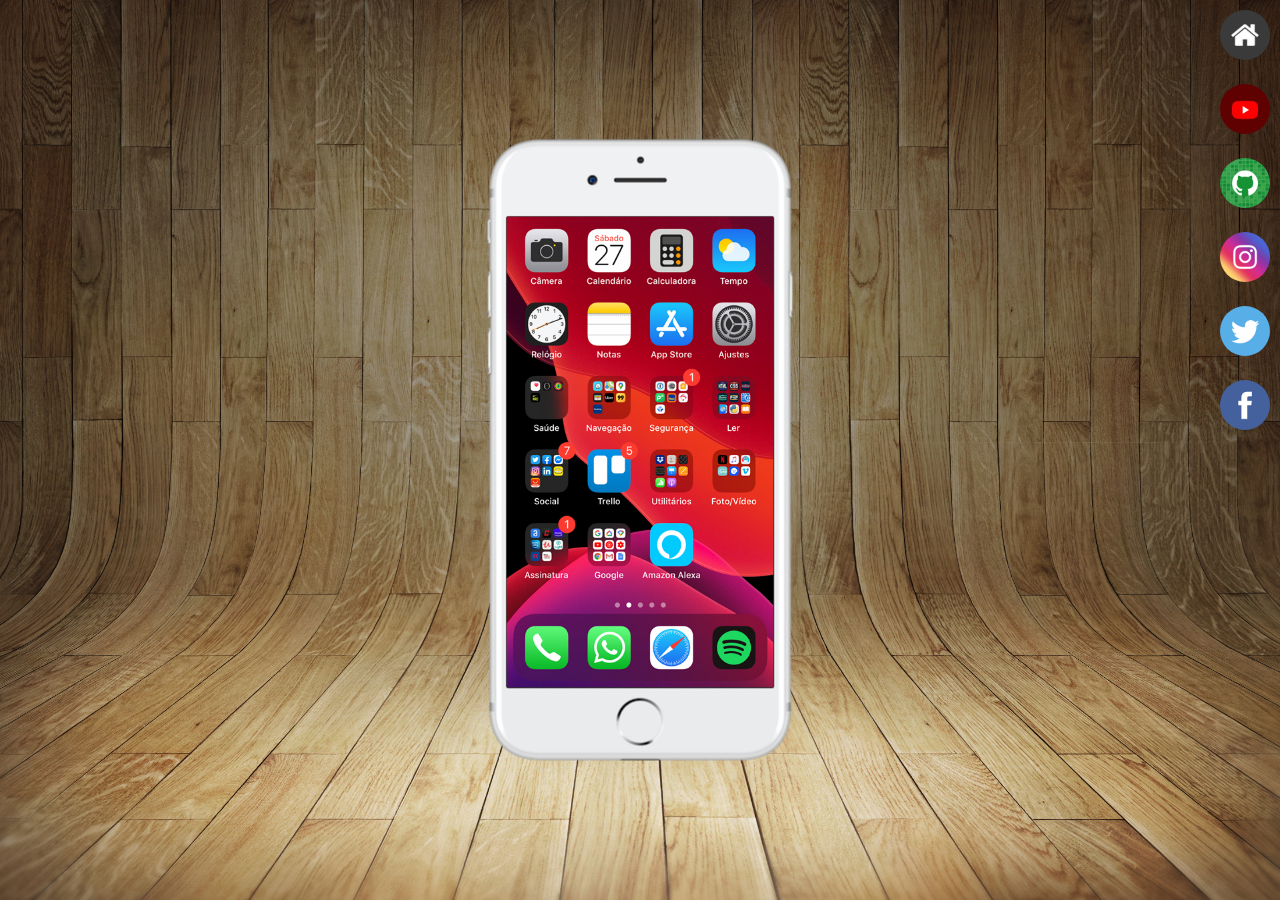
<file: index.html>
<!DOCTYPE html>
<html lang="pt-br">
<head>
    <meta charset="UTF-8">
    <meta http-equiv="X-UA-Compatible" content="IE=edge">
    <meta name="viewport" content="width=device-width, initial-scale=1.0">
    <link rel="shortcut icon" href="favicon.ico" type="image/x-icon">
    <link rel="stylesheet" href="estilos/style.css">
    <title>Projeto Redes Sociais</title>
</head>
<body>
    <main>
        <section id="telefone">
            <iframe src="home.html" name="tela" id="tela" frameborder="0">
                Seu navegador nao e compativel com isso.
            </iframe>
        </section>
        <section id="redes-sociais">
            <a href="home.html" target="tela"><img src="imagens/logo-home.jpg" alt="Home"></a><br>
            <a href="youtube.html" target="tela"><img src="imagens/logo-youtube.jpg" alt="YouTube"></a><br>
            <a href="github.html" target="tela"><img src="imagens/logo-github.jpg" alt="GitHub"></a> <br>
            <a href="instagram.html" target="tela"><img src="imagens/logo-instagram.jpg" alt="Instagram"></a><br>
            <a href="twitter.html" target="tela"><img src="imagens/logo-twitter.jpg" alt="Twitter"></a><br>
            <a href="facebook.html" target="tela"><img src="imagens/logo-facebook.jpg" alt="Facebook"></a><br>
        </section>
    </main>
</body>
</html>
</file>
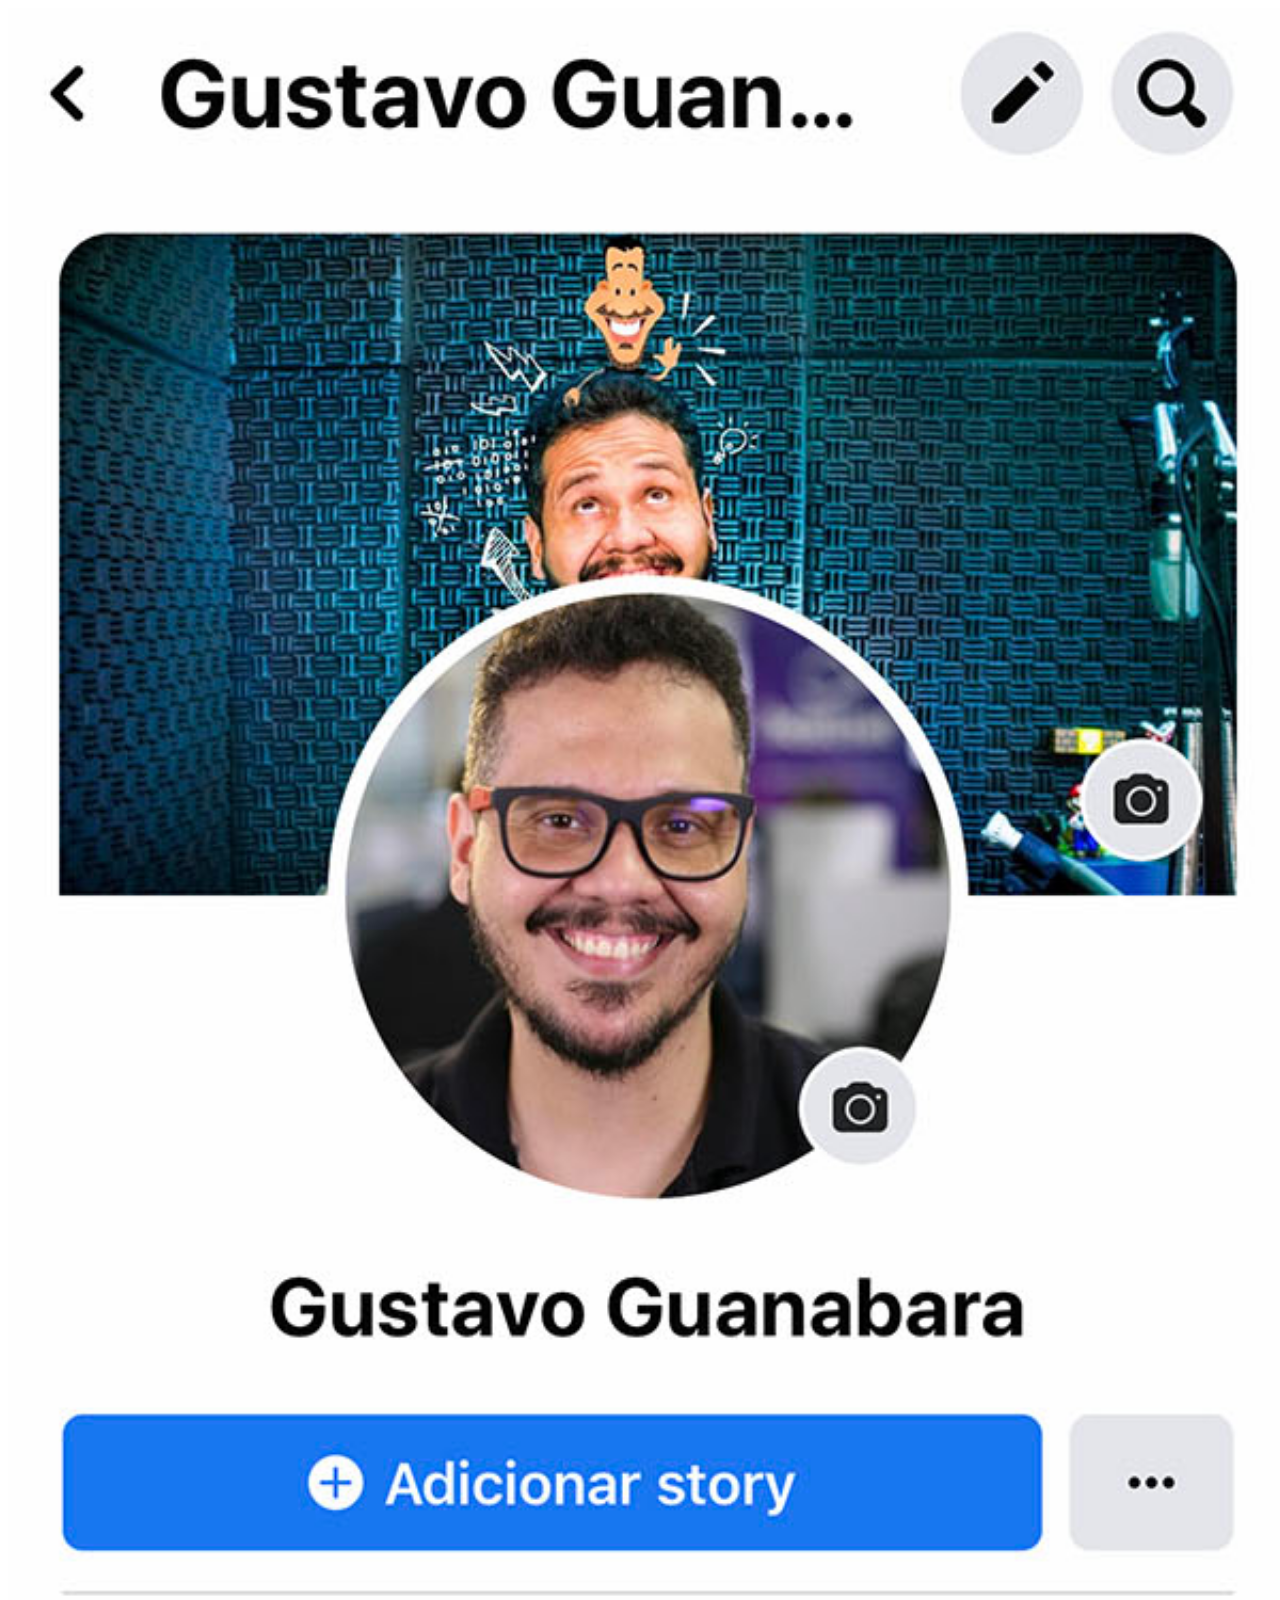
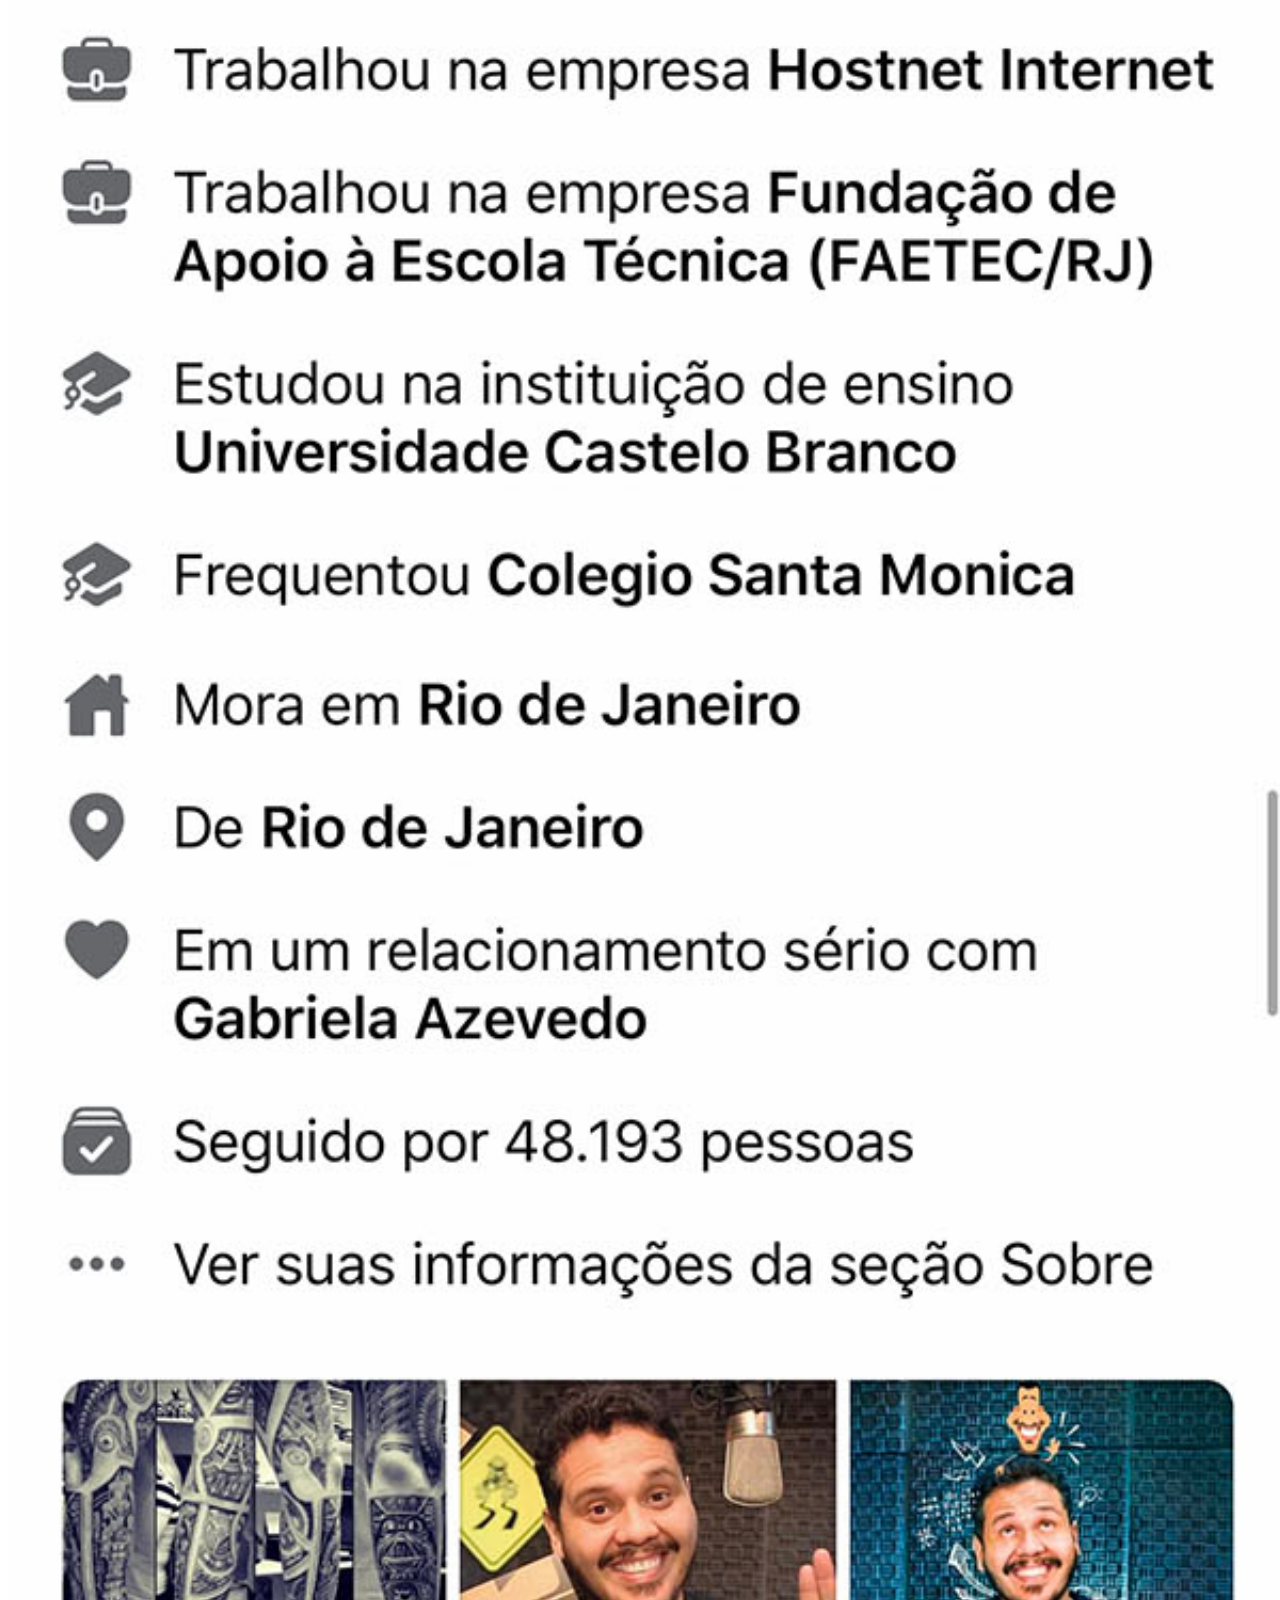
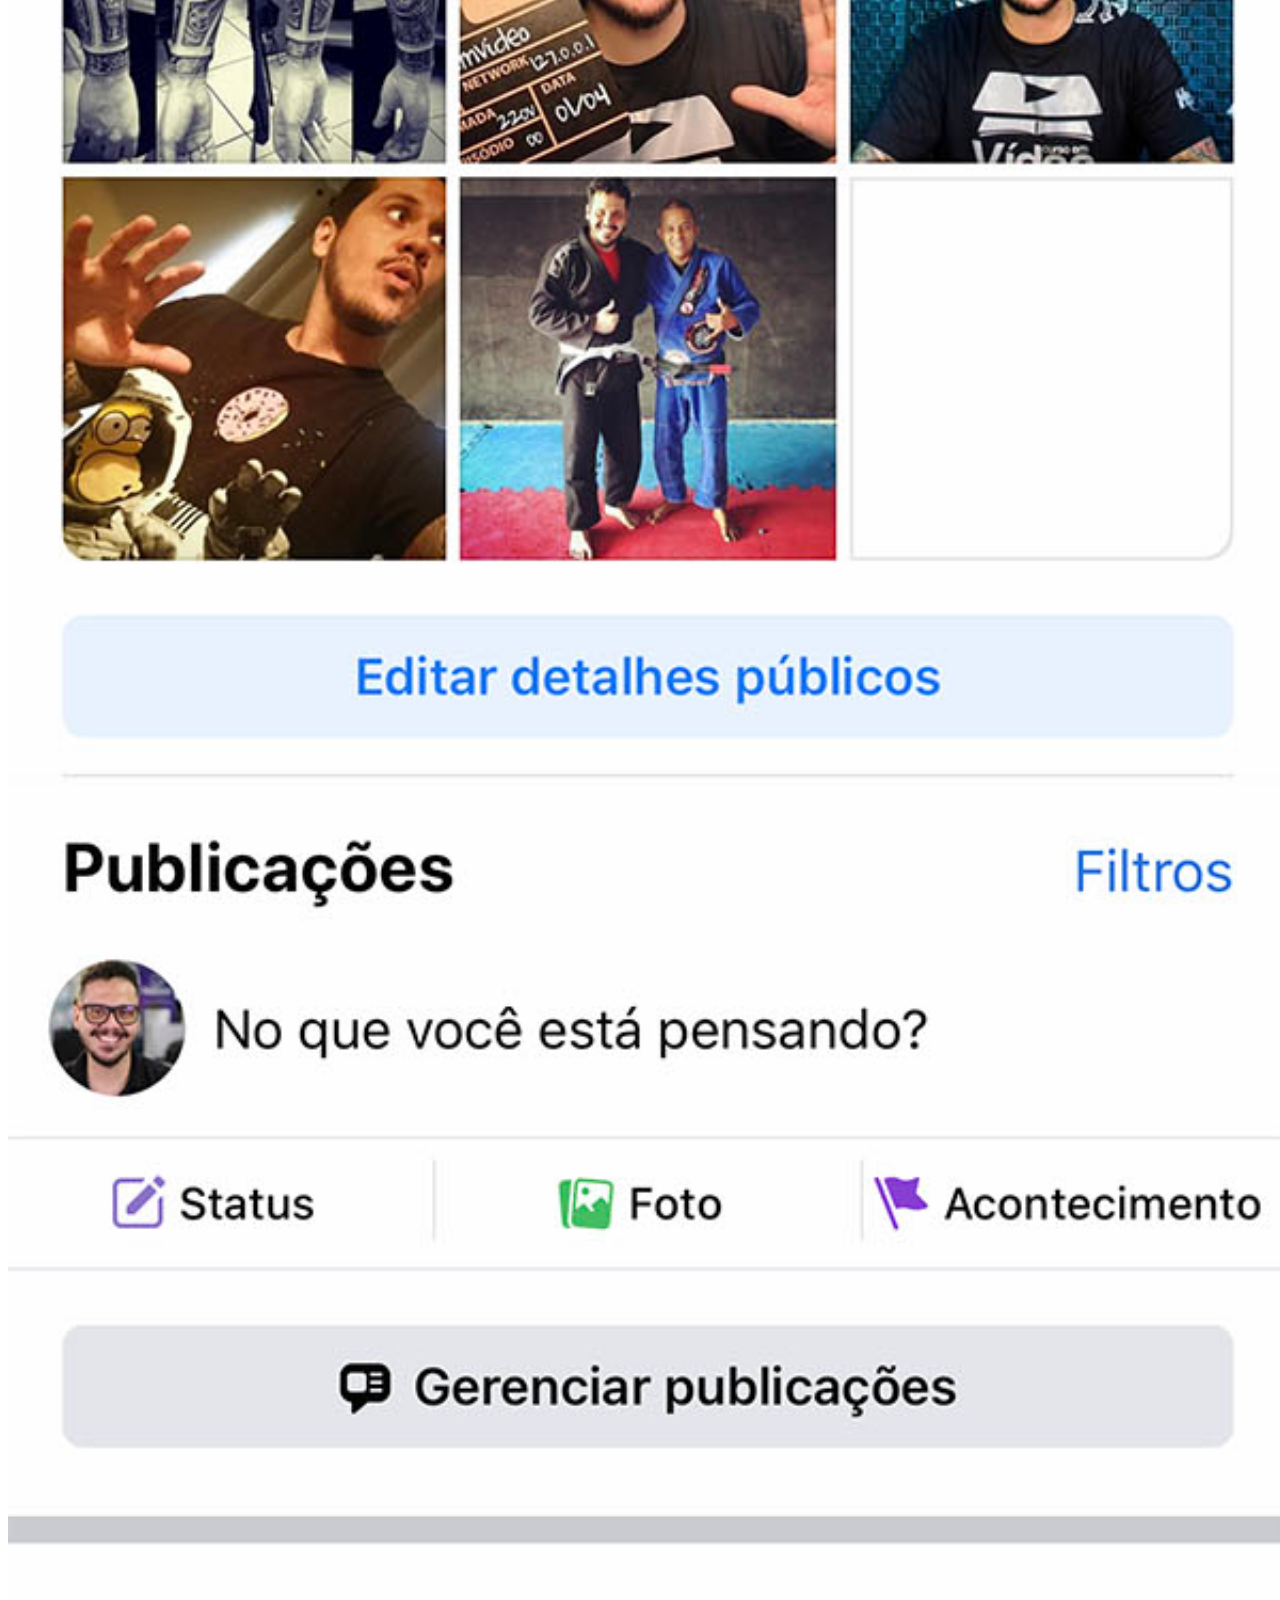
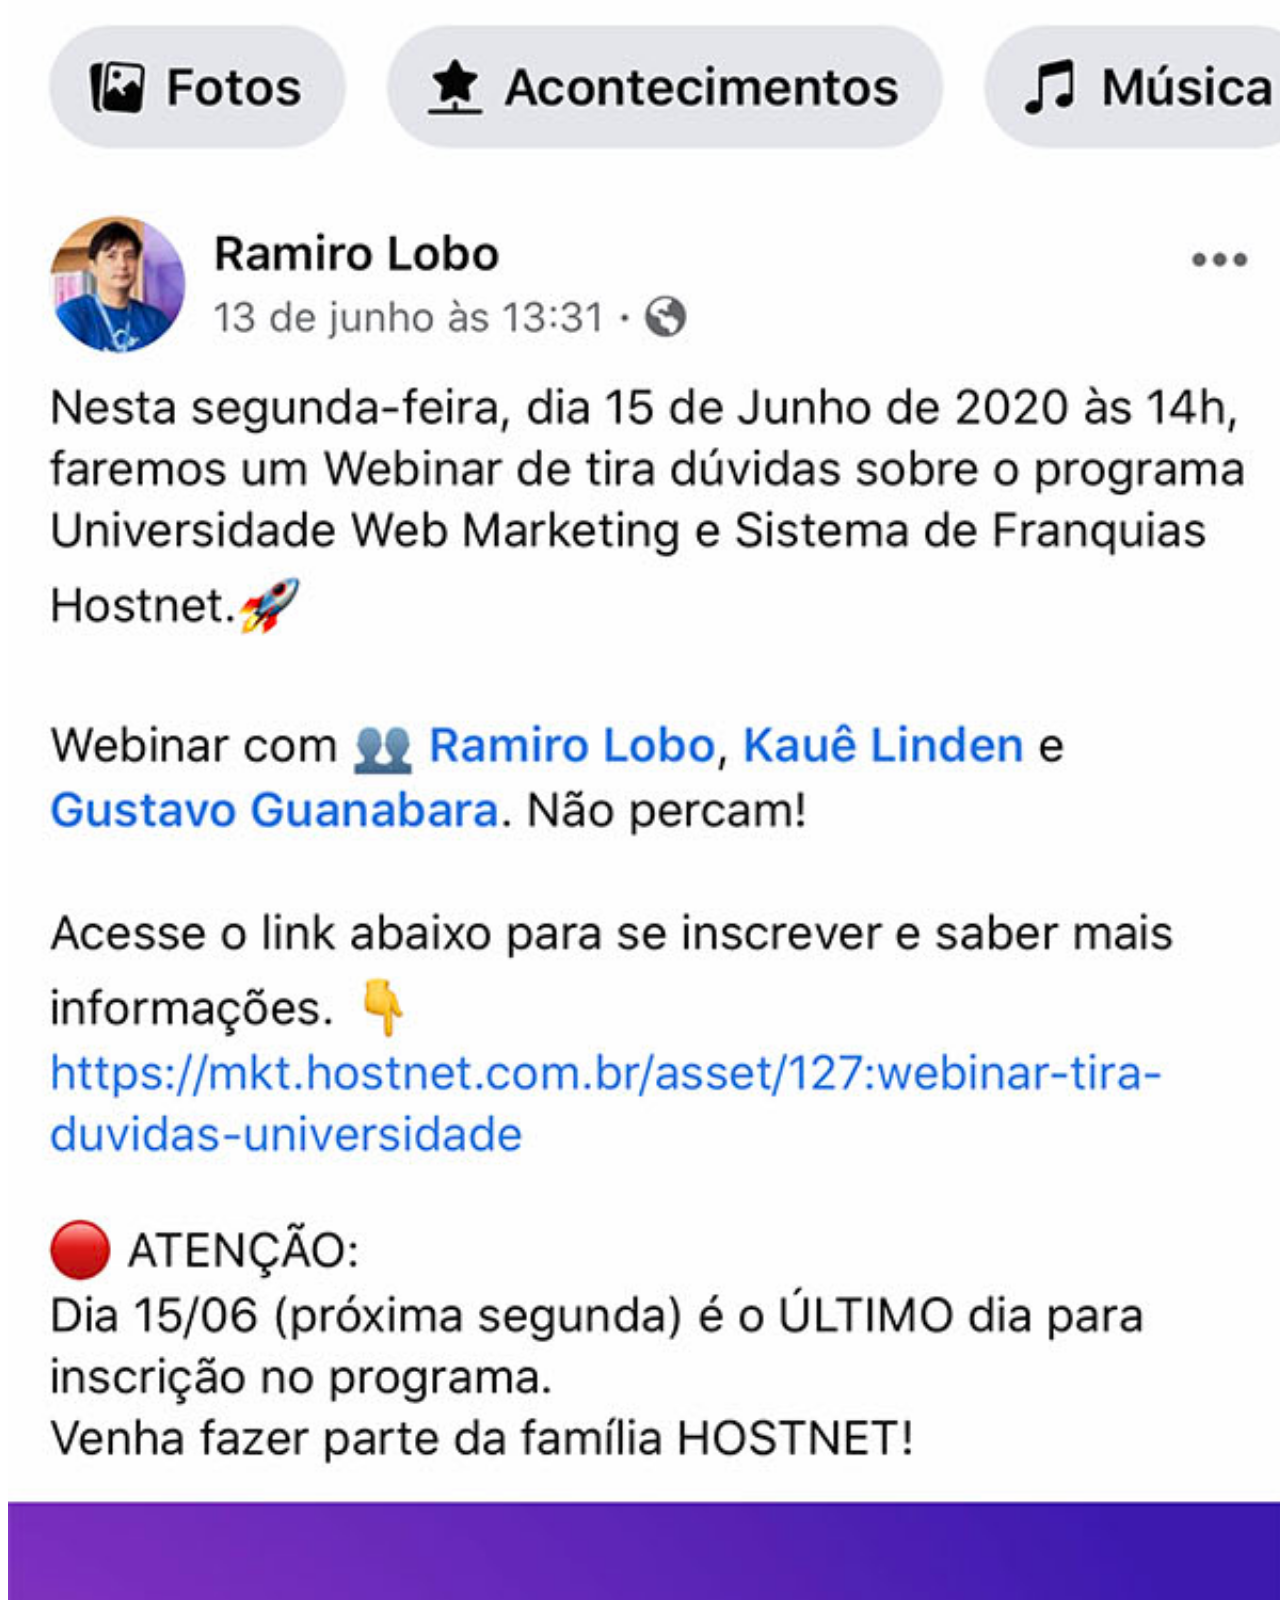
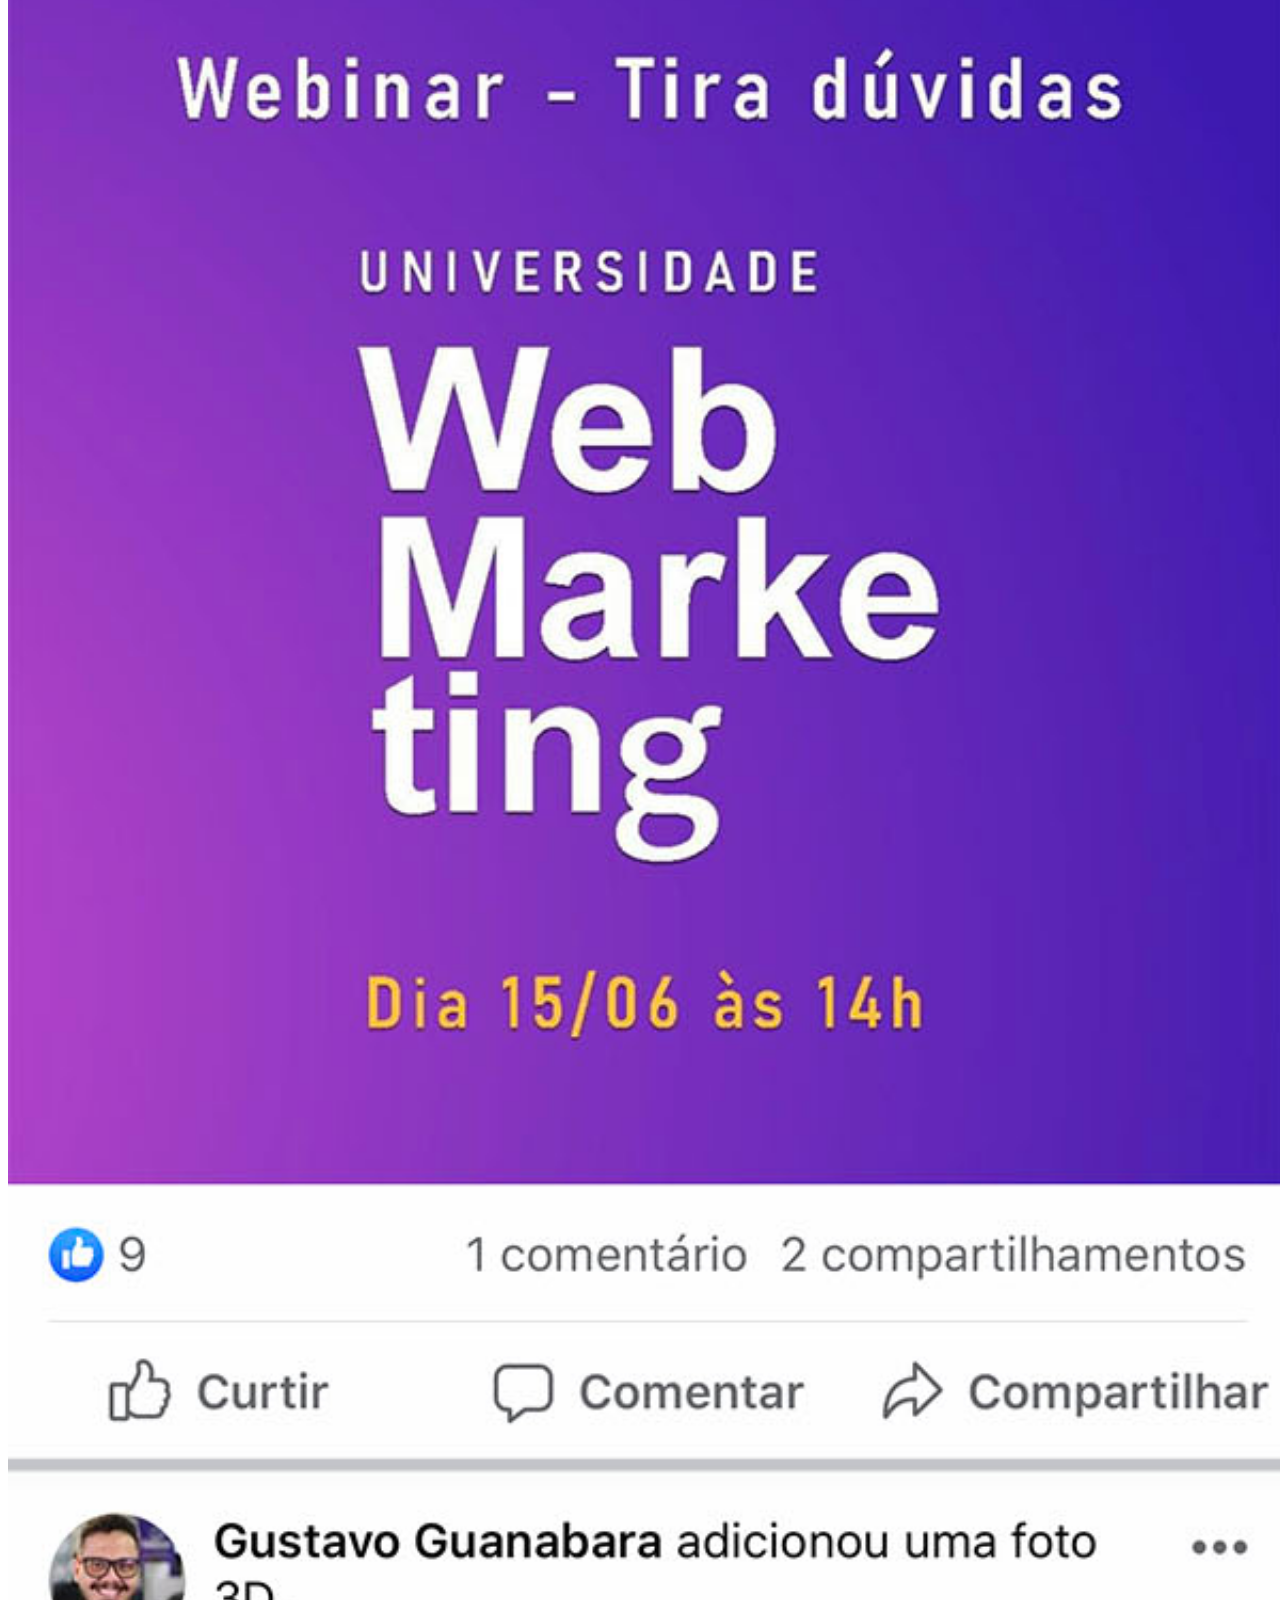
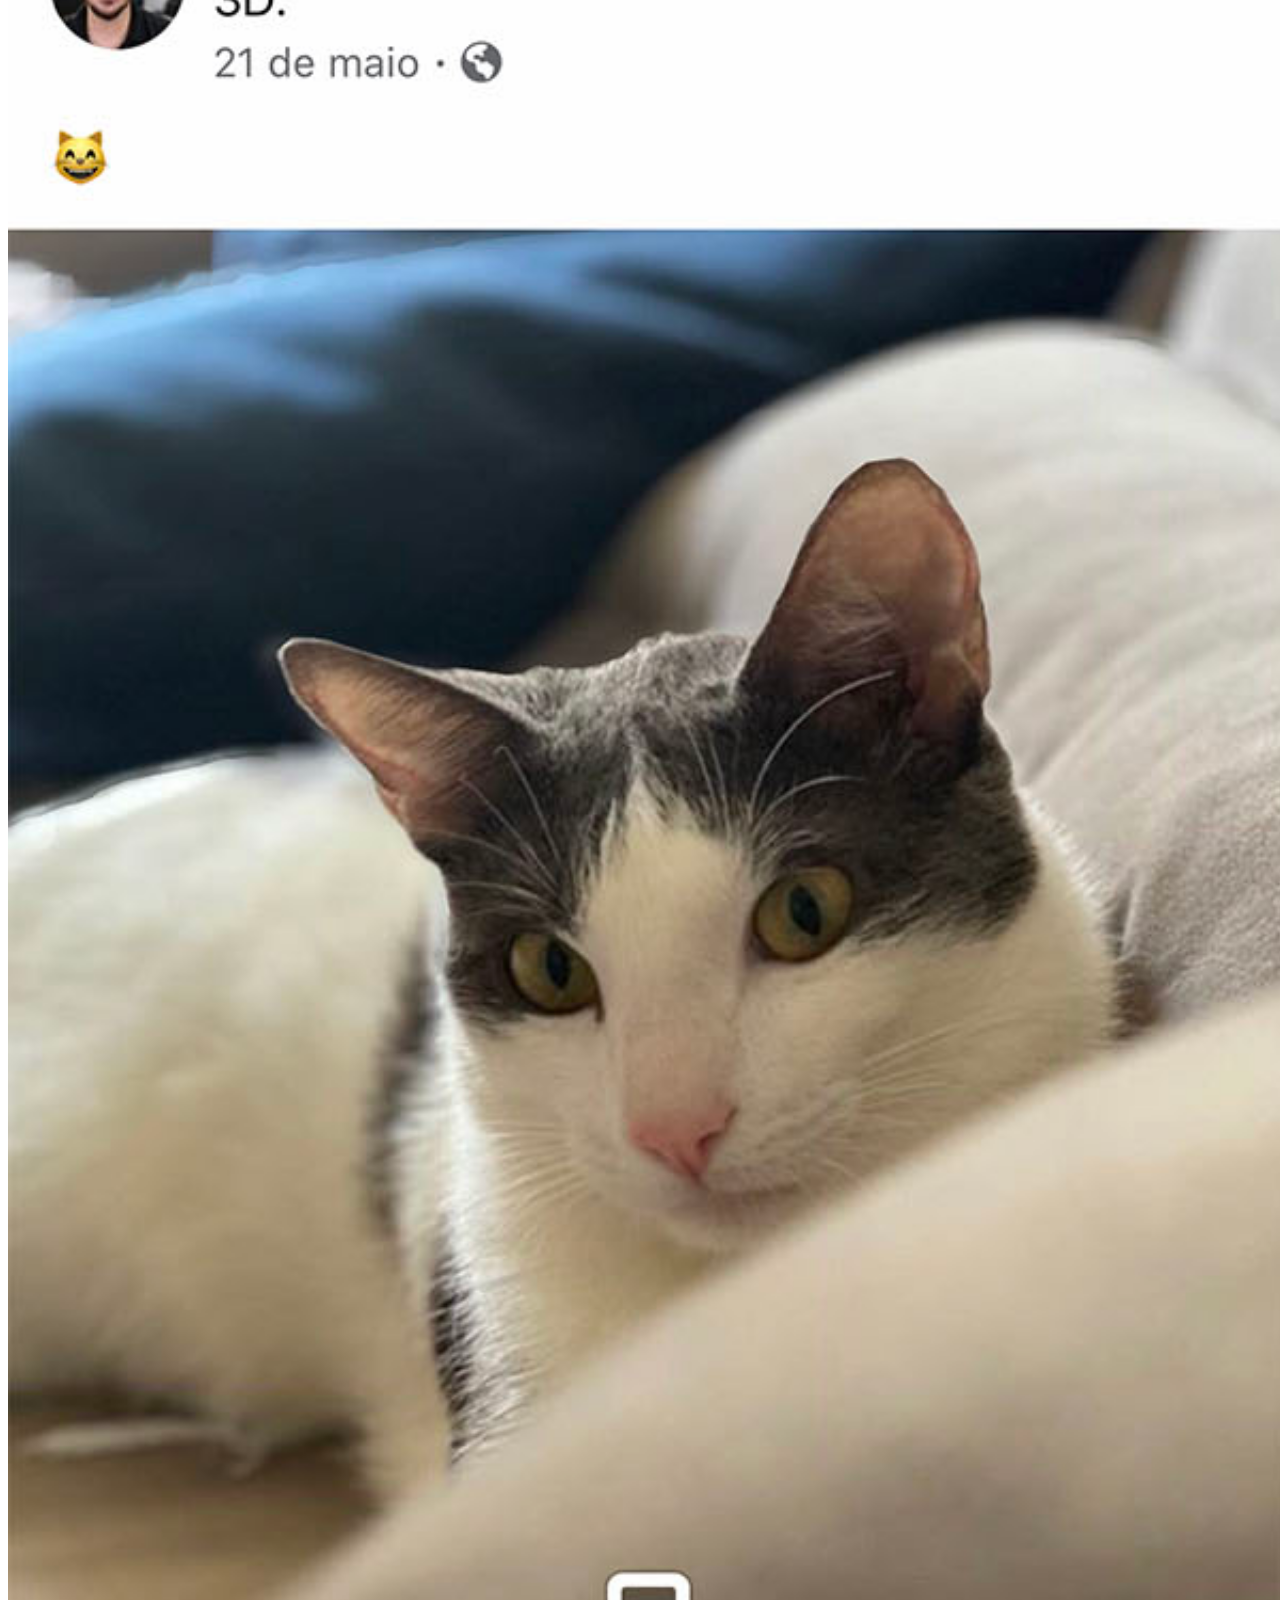
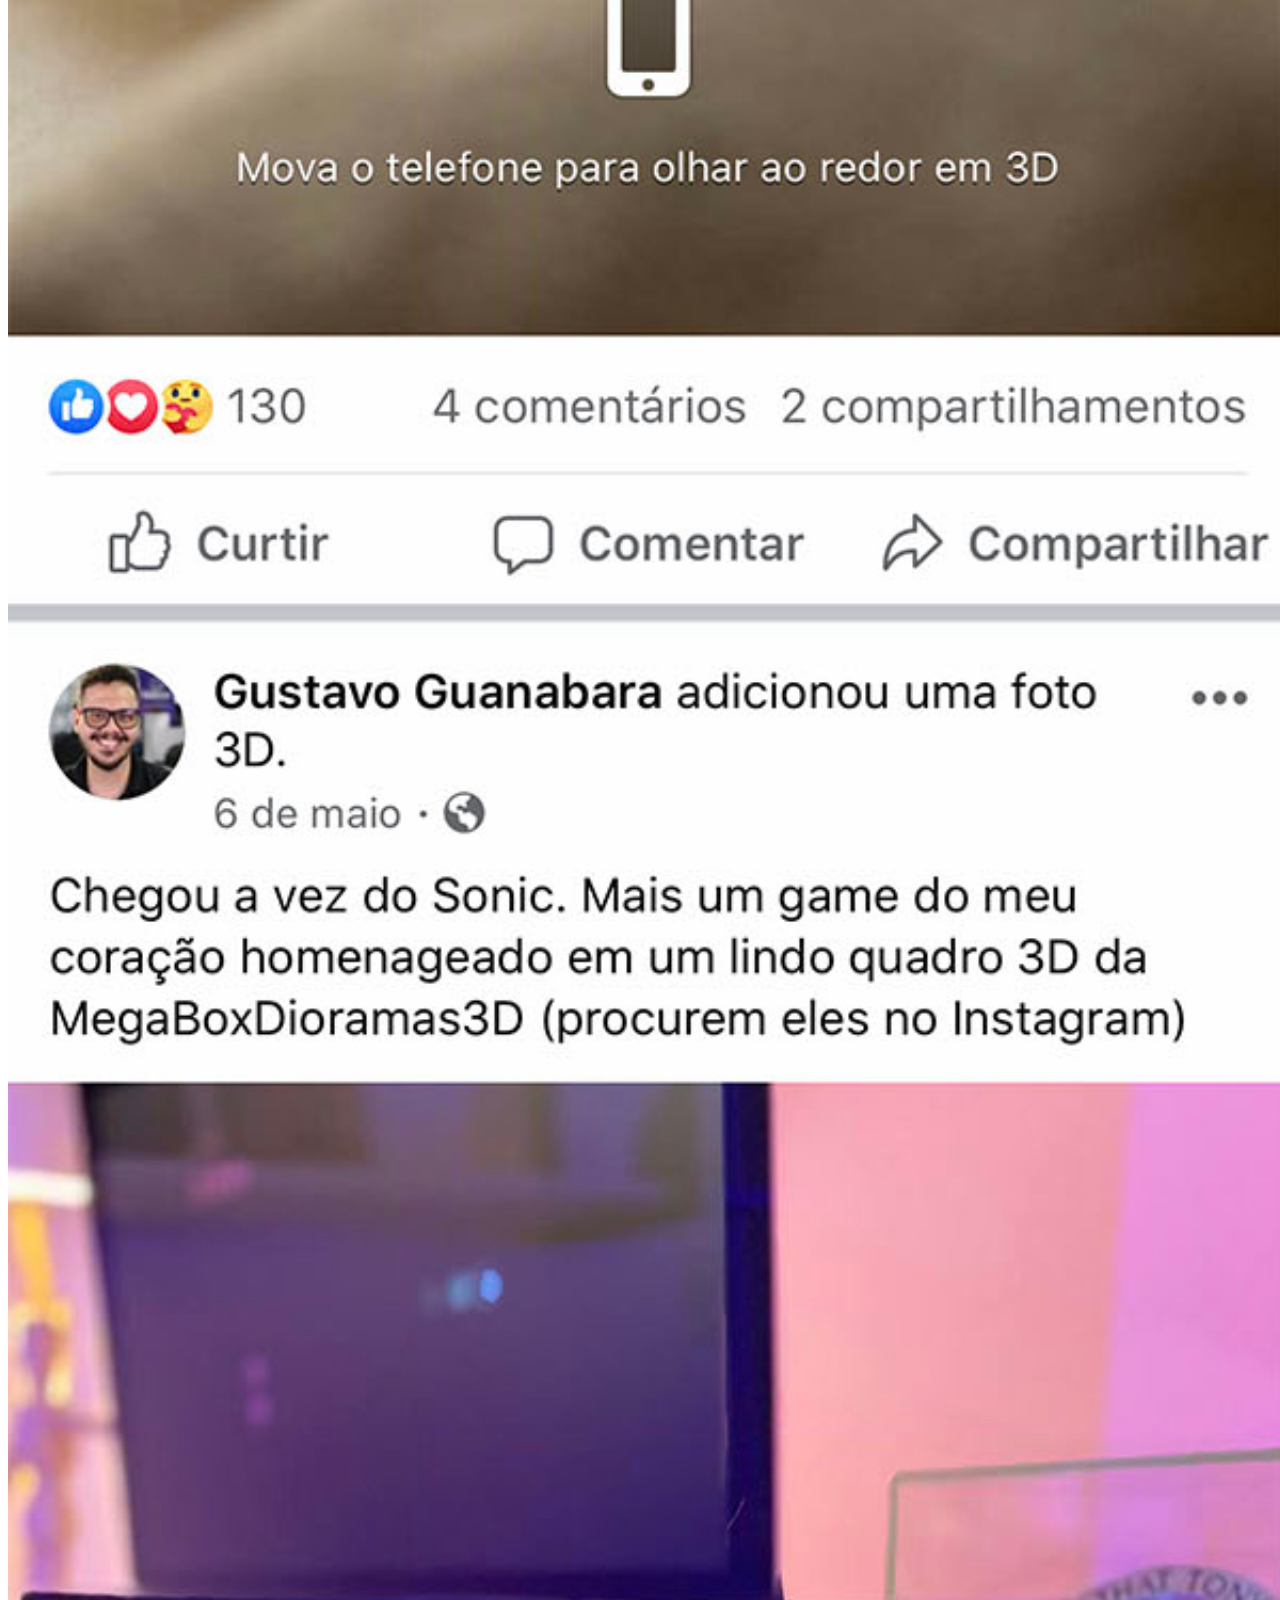
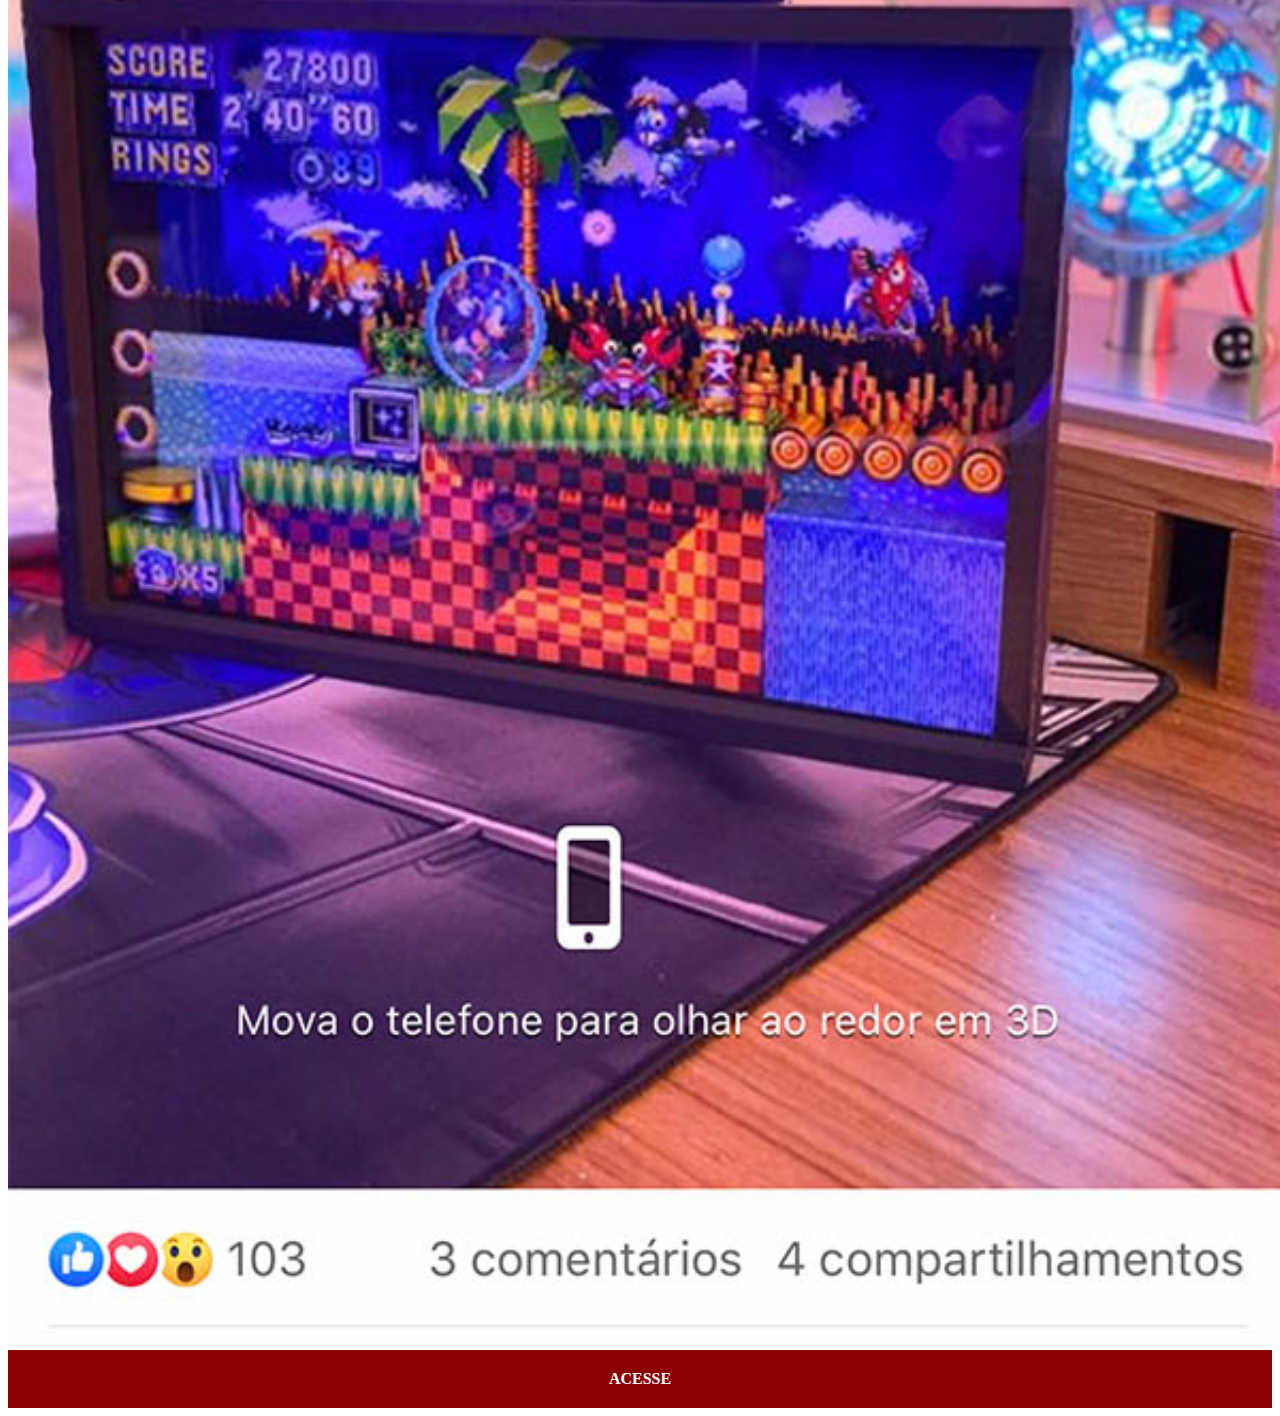
<file: facebook.html>
<!DOCTYPE html>
<html lang="pt-br">
<head>
    <meta charset="UTF-8">
    <meta http-equiv="X-UA-Compatible" content="IE=edge">
    <meta name="viewport" content="width=device-width, initial-scale=1.0">
    <title>Facebook</title>
    <link rel="stylesheet" href="estilos/social.css">
</head>
<body>
    <img src="imagens/tela-facebook.jpg" alt="Facebook">
    <a href="https://www.facebook.com/gustavoguanabara" target="_blank">ACESSE</a>
</body>
</html>
</file>
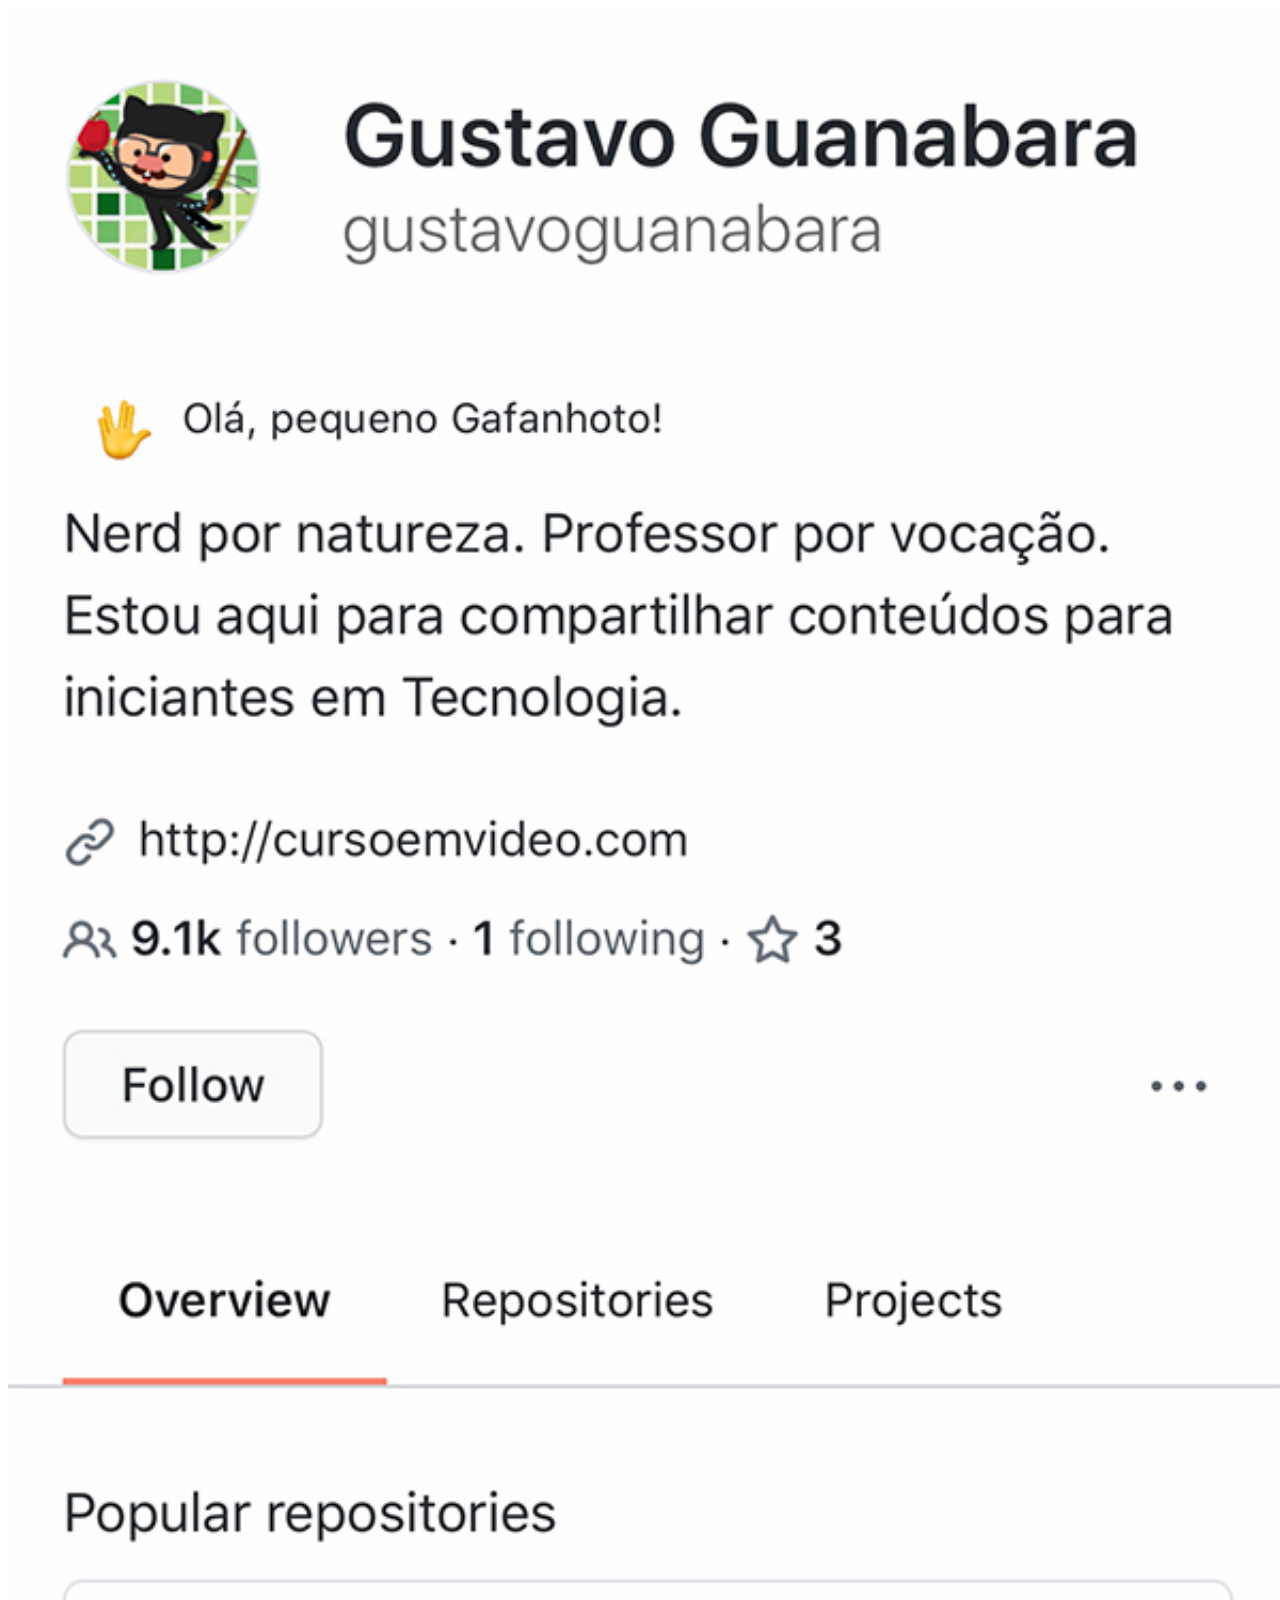
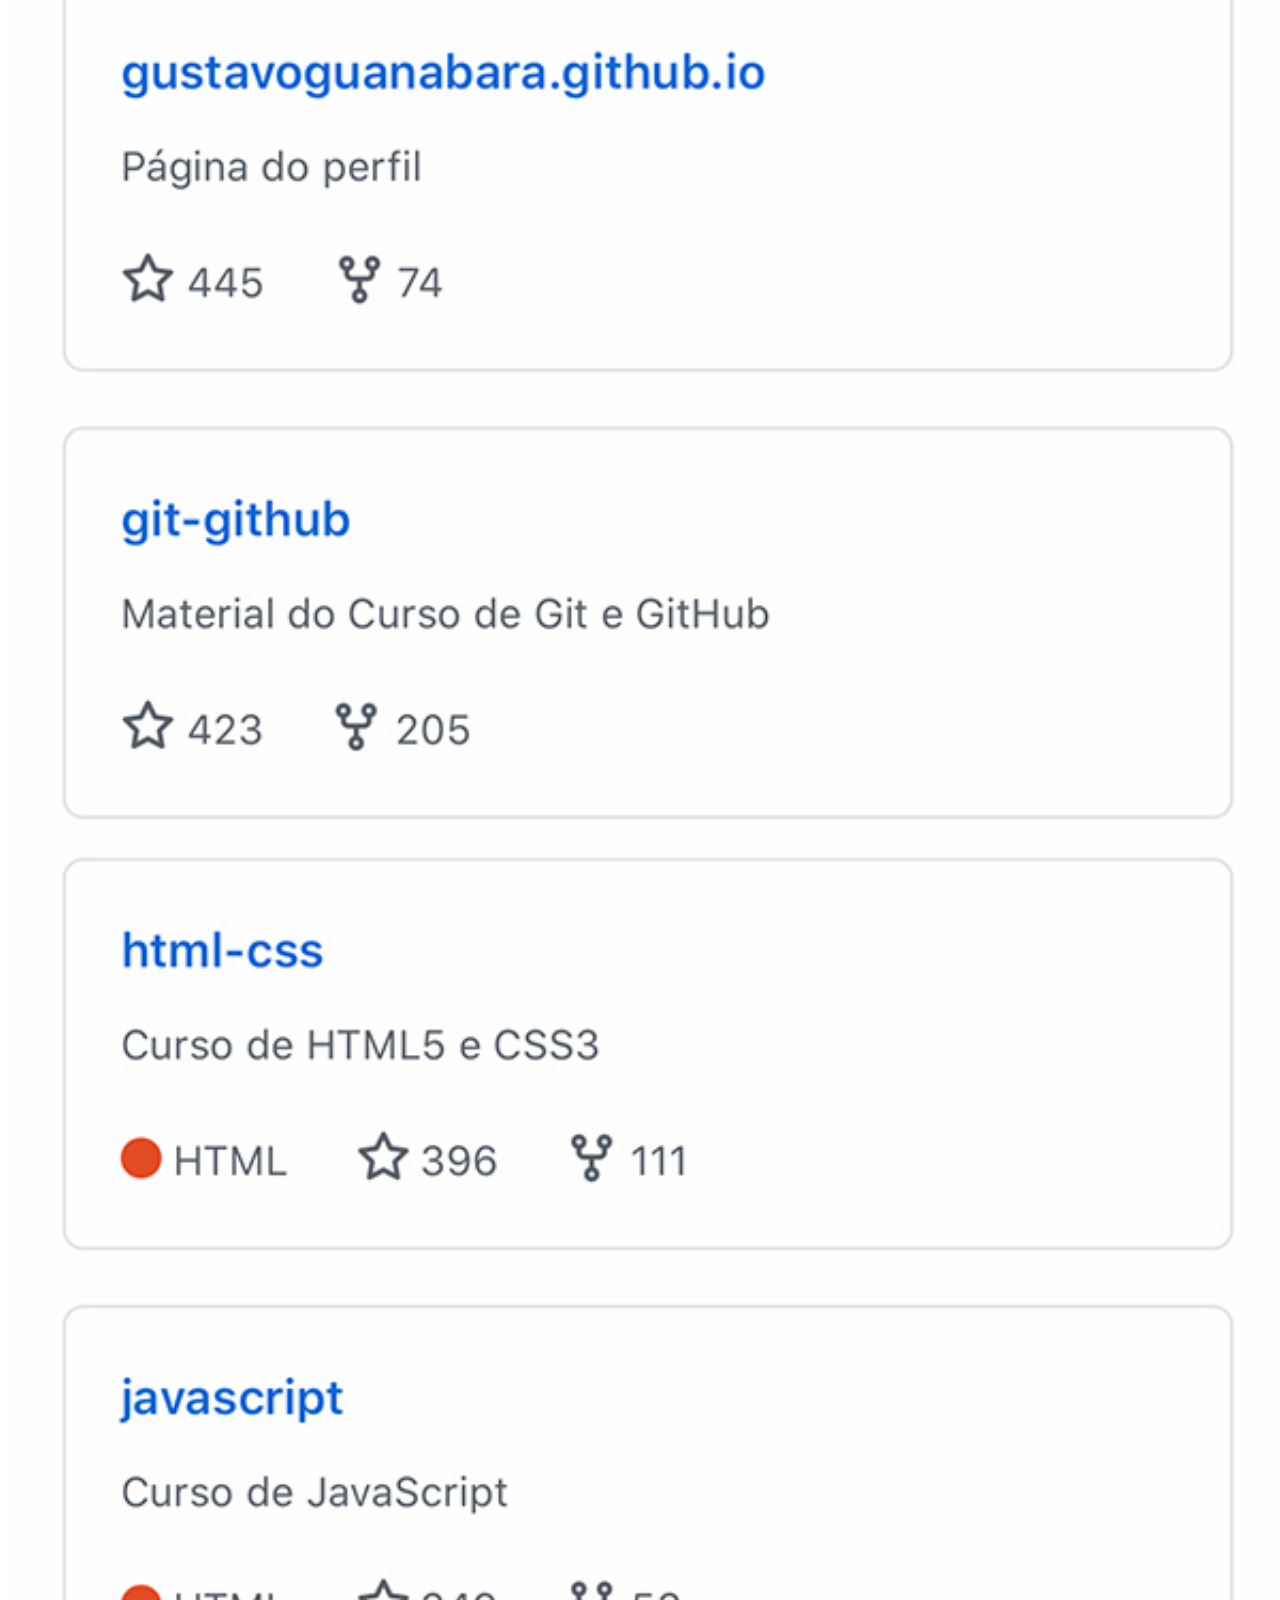
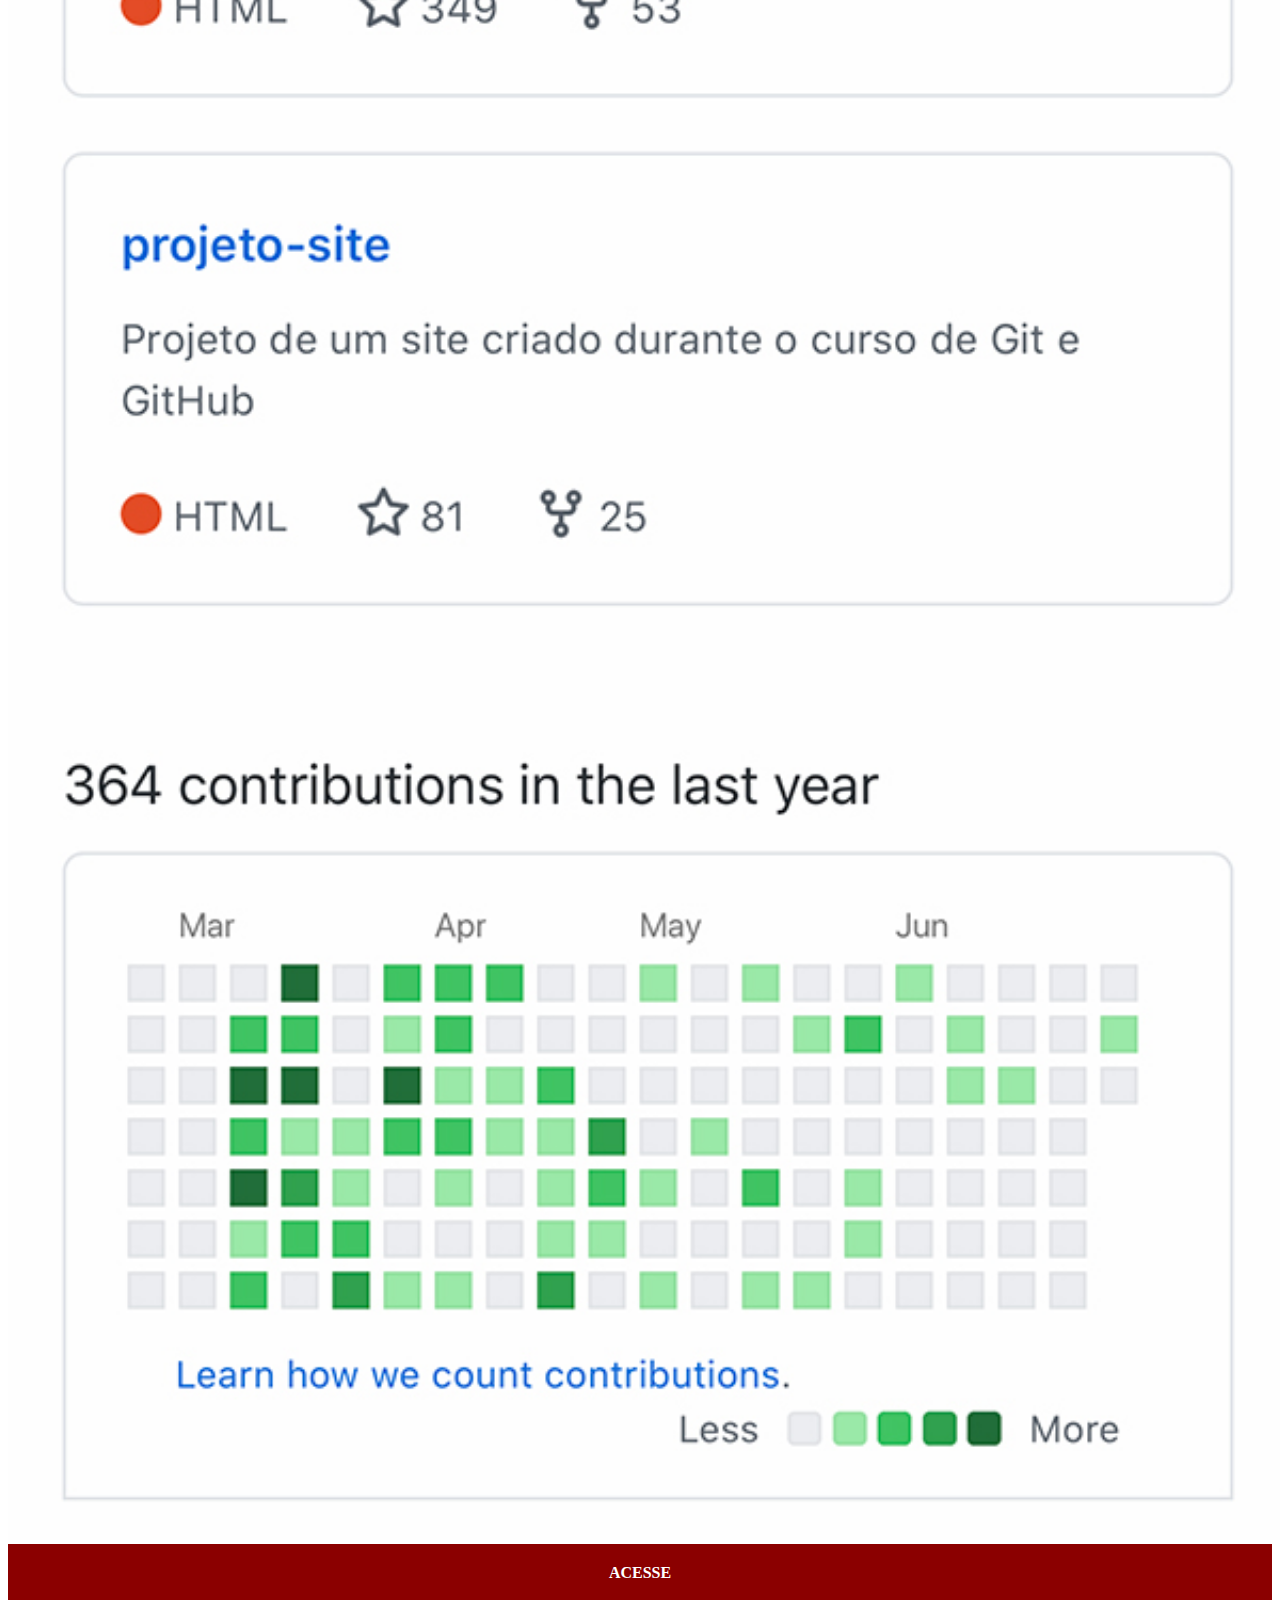
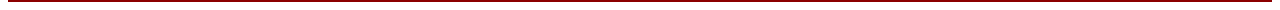
<file: github.html>
<!DOCTYPE html>
<html lang="pt-br">
<head>
    <meta charset="UTF-8">
    <meta http-equiv="X-UA-Compatible" content="IE=edge">
    <meta name="viewport" content="width=device-width, initial-scale=1.0">
    <title>GitHub</title>
    <link rel="stylesheet" href="estilos/social.css">
</head>
<body>
    <img src="imagens/tela-github.jpg" alt="GitHub">
    <a href="https://github.com/gustavoguanabara/" target="_blank">ACESSE</a>
</body>
</html>
</file>
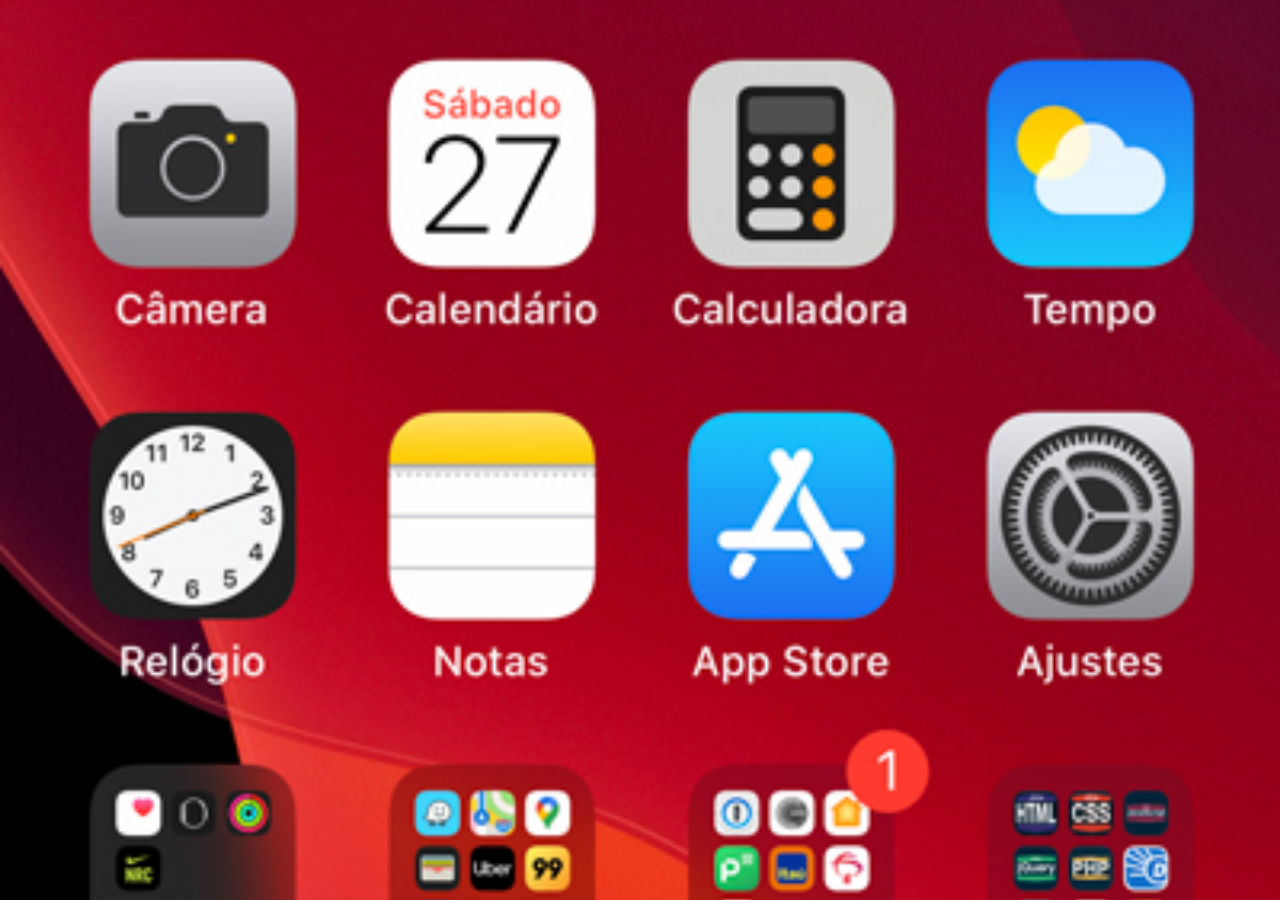
<file: home.html>
<!DOCTYPE html>
<html lang="pt-br">
<head>
    <meta charset="UTF-8">
    <meta http-equiv="X-UA-Compatible" content="IE=edge">
    <meta name="viewport" content="width=device-width, initial-scale=1.0">
    <title>Home</title>
</head>
<style>
    * {
        margin: 0px;
        padding: 0px;
    }

    body {
        width: 100vw;
        height: 100vh;
        background: black url('imagens/tela-home.jpg') no-repeat top center; 
        background-size: cover;
    }
</style>
<body>
    
</body>
</html>
</file>
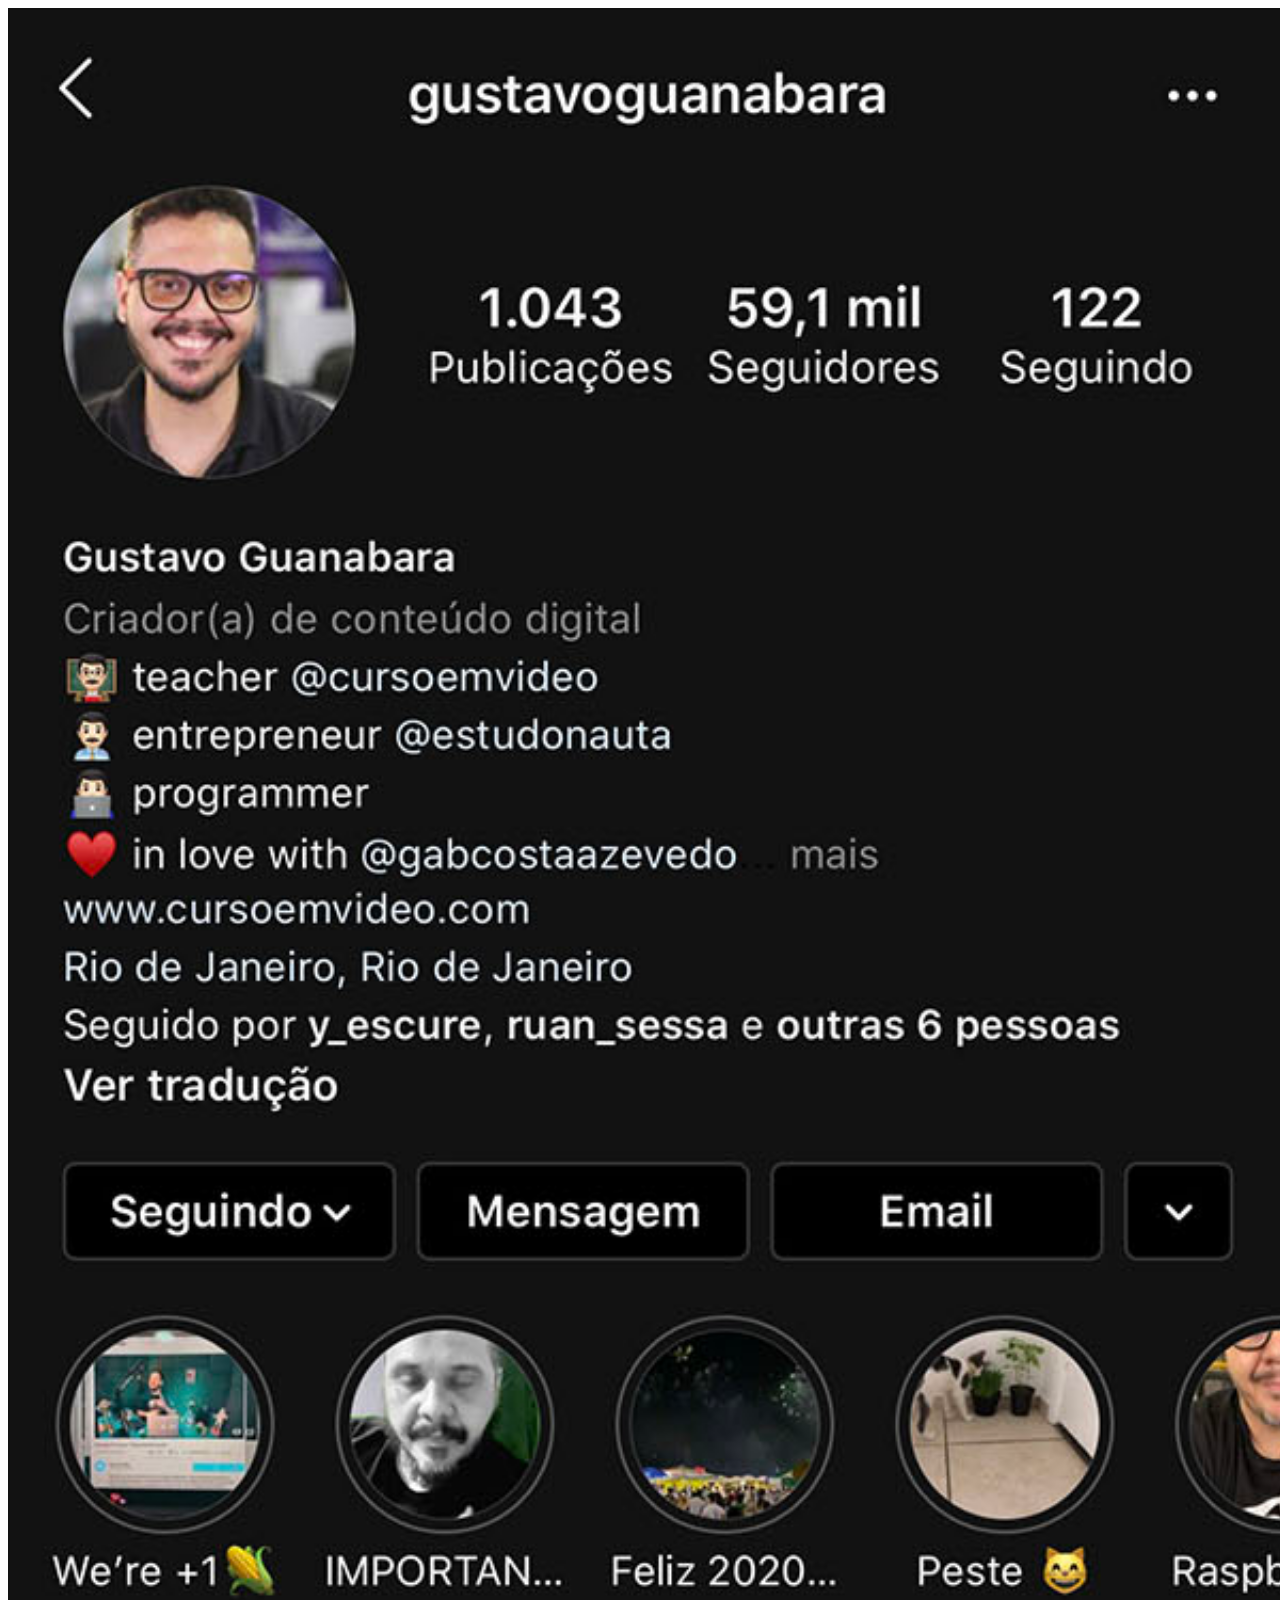
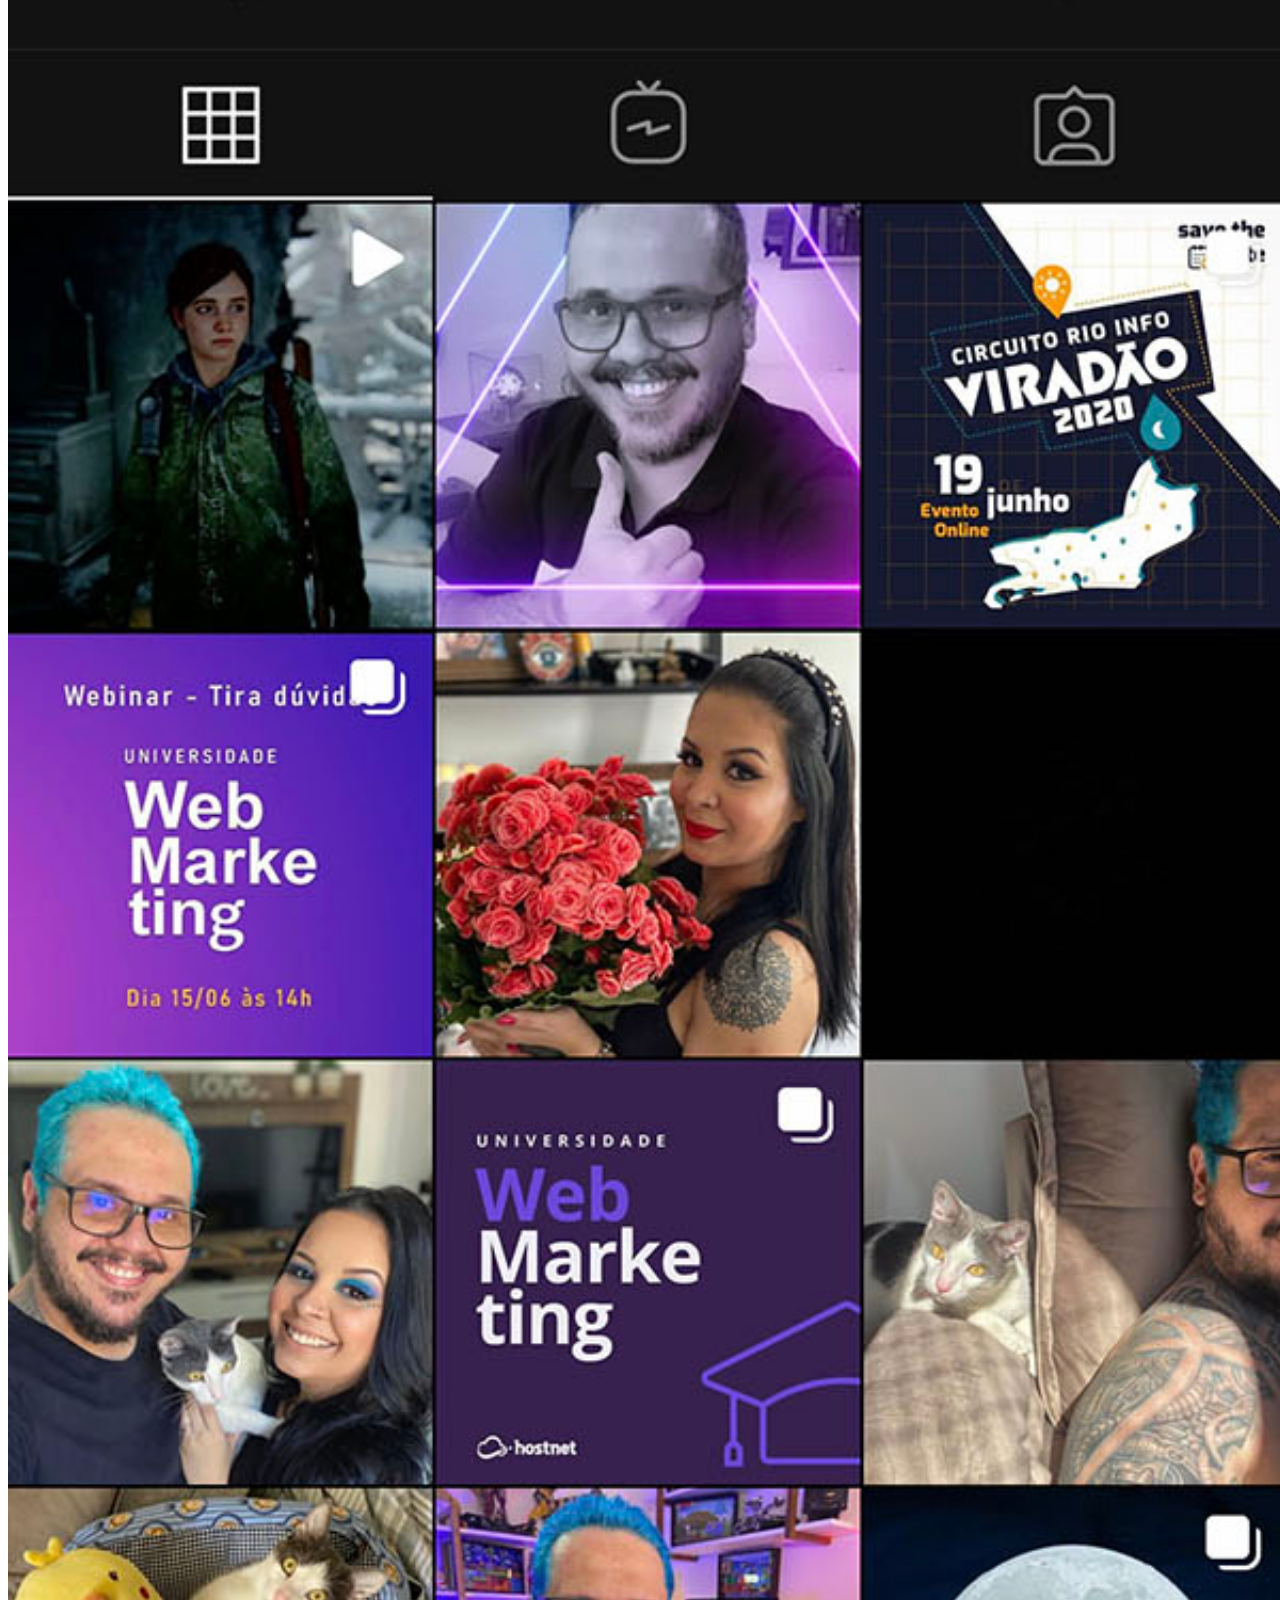
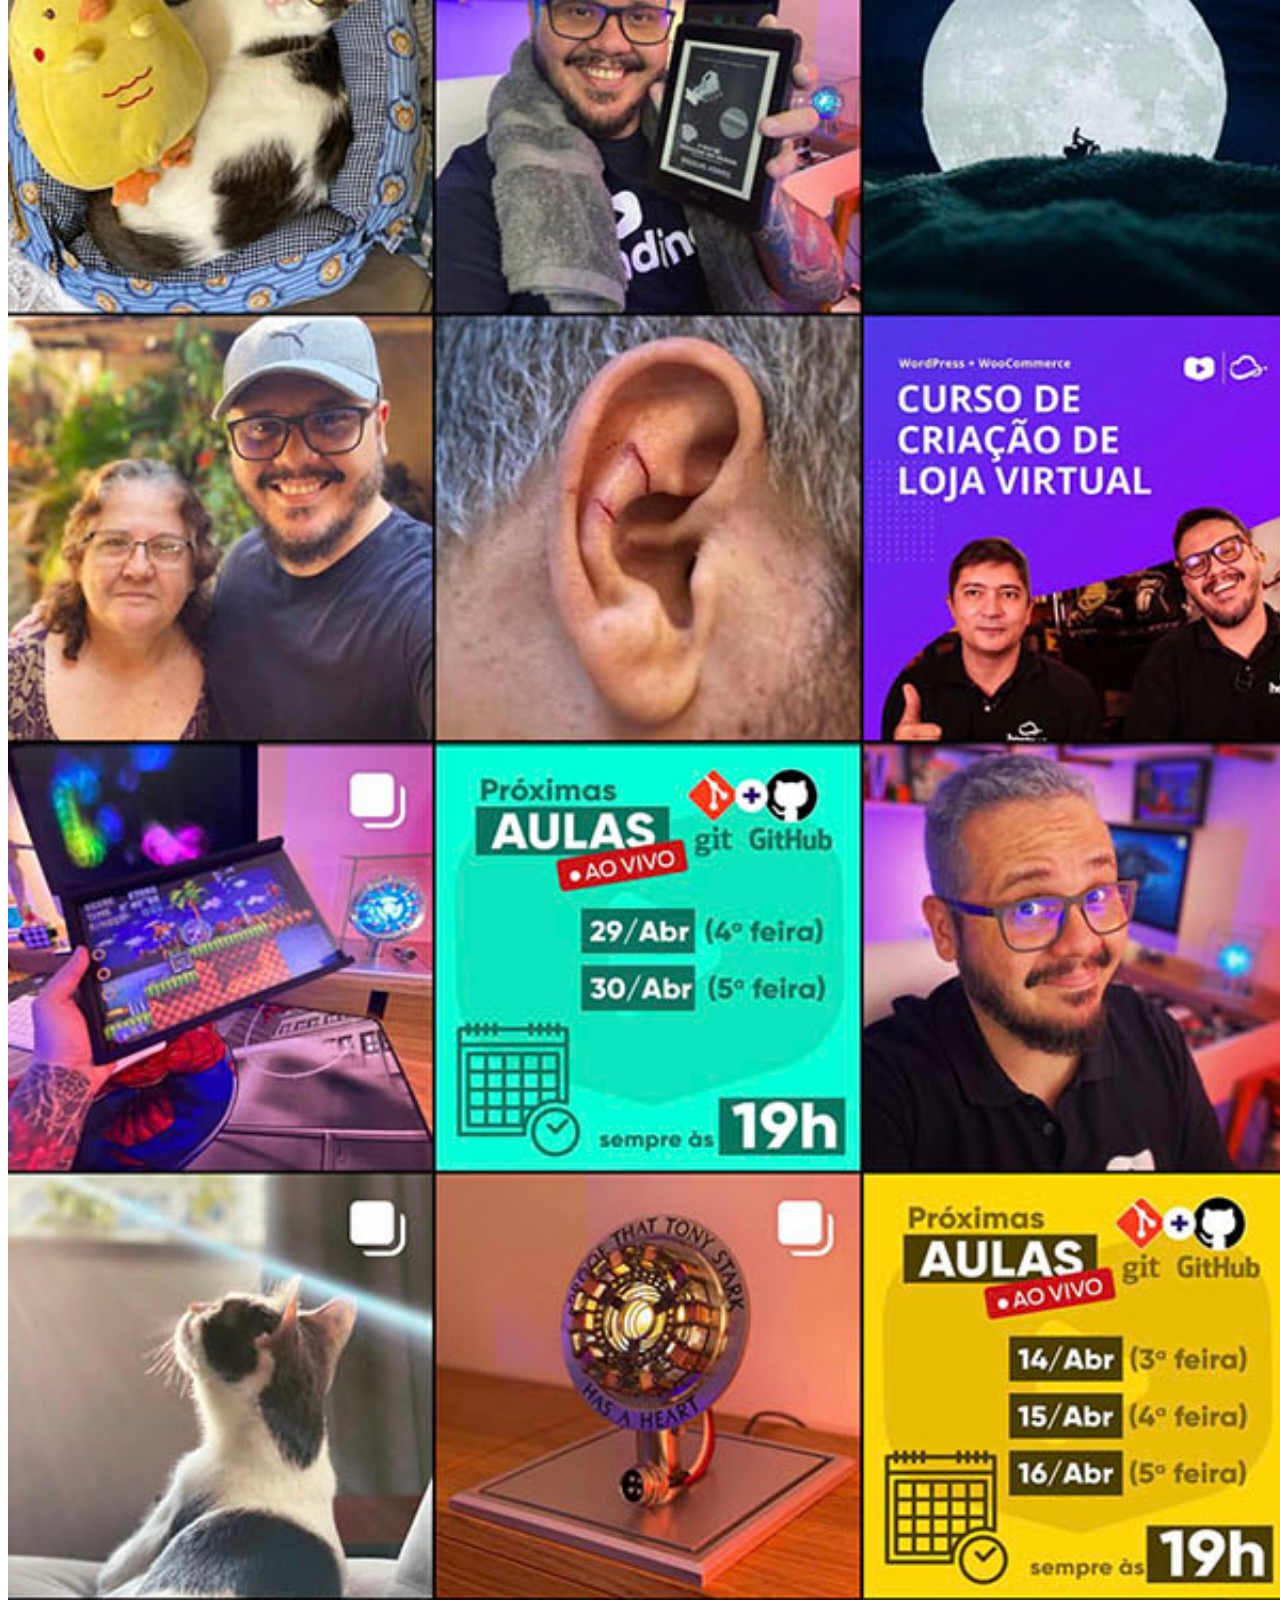
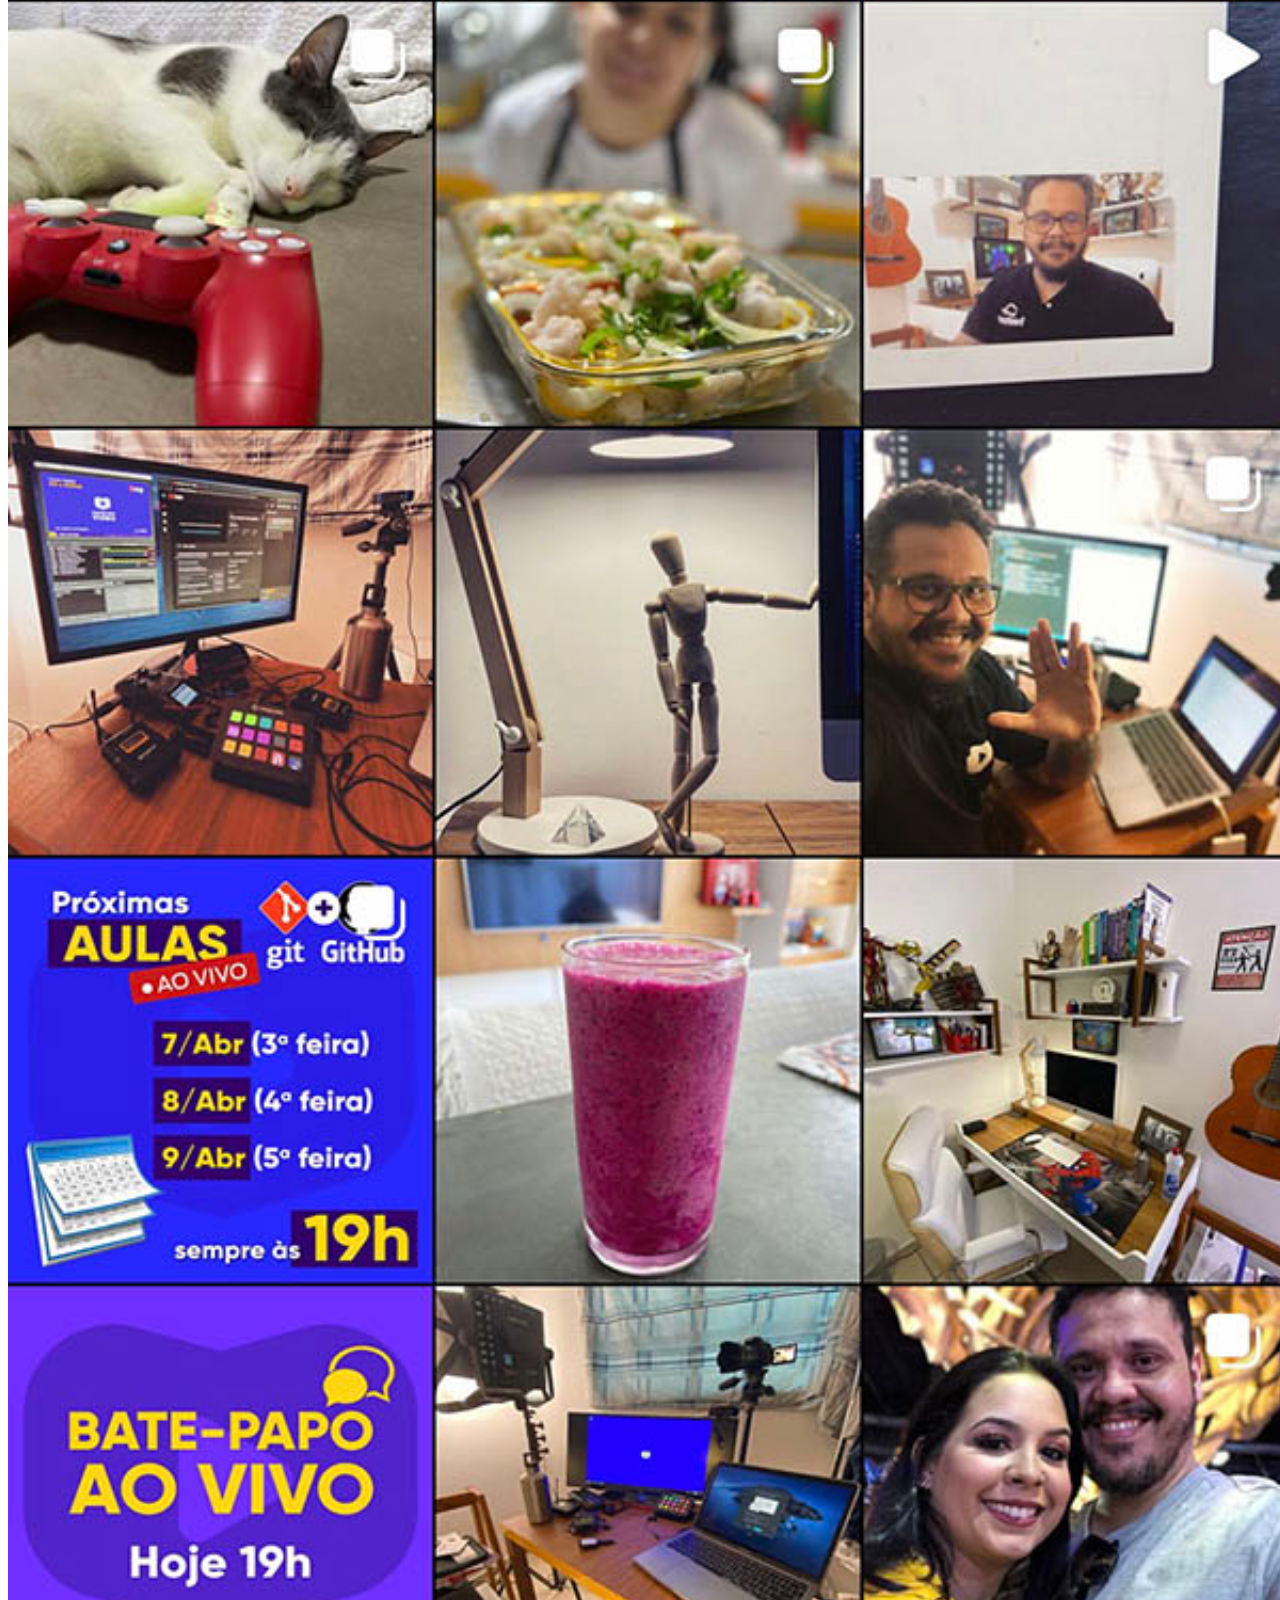
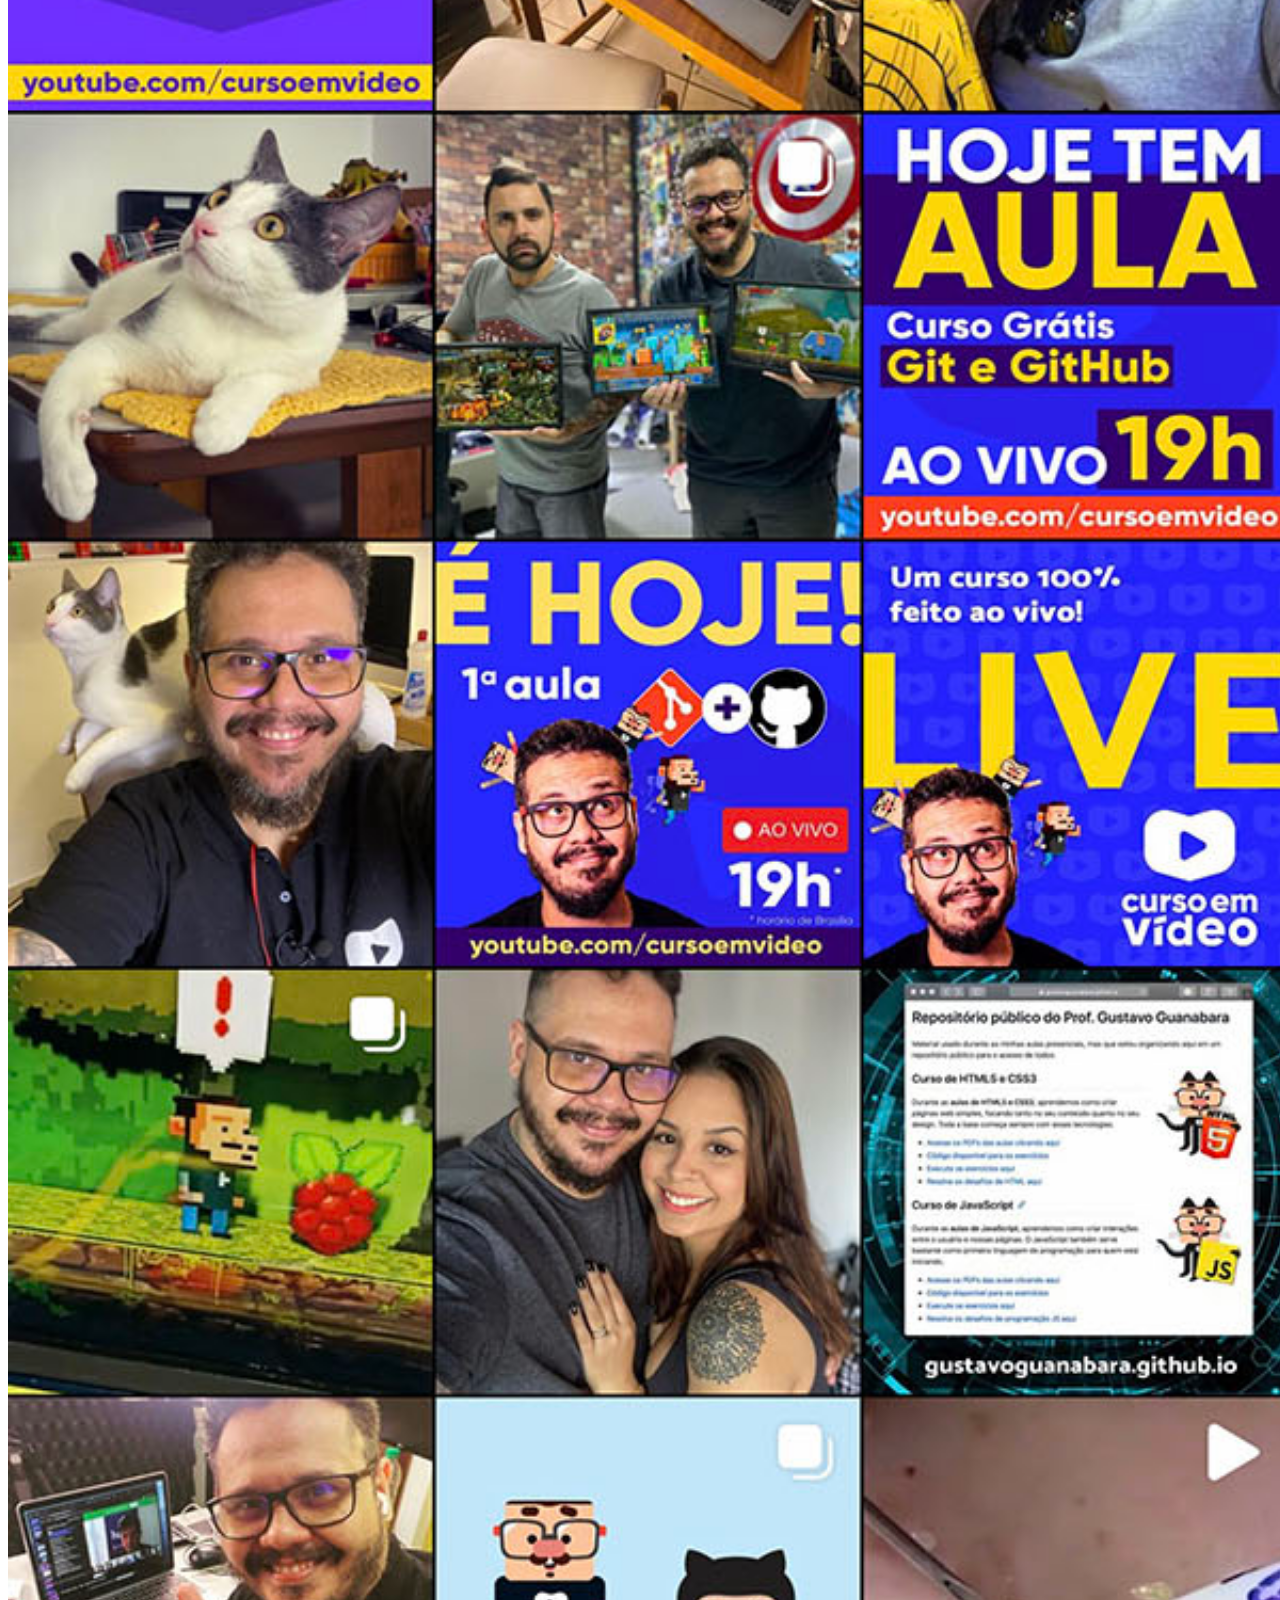
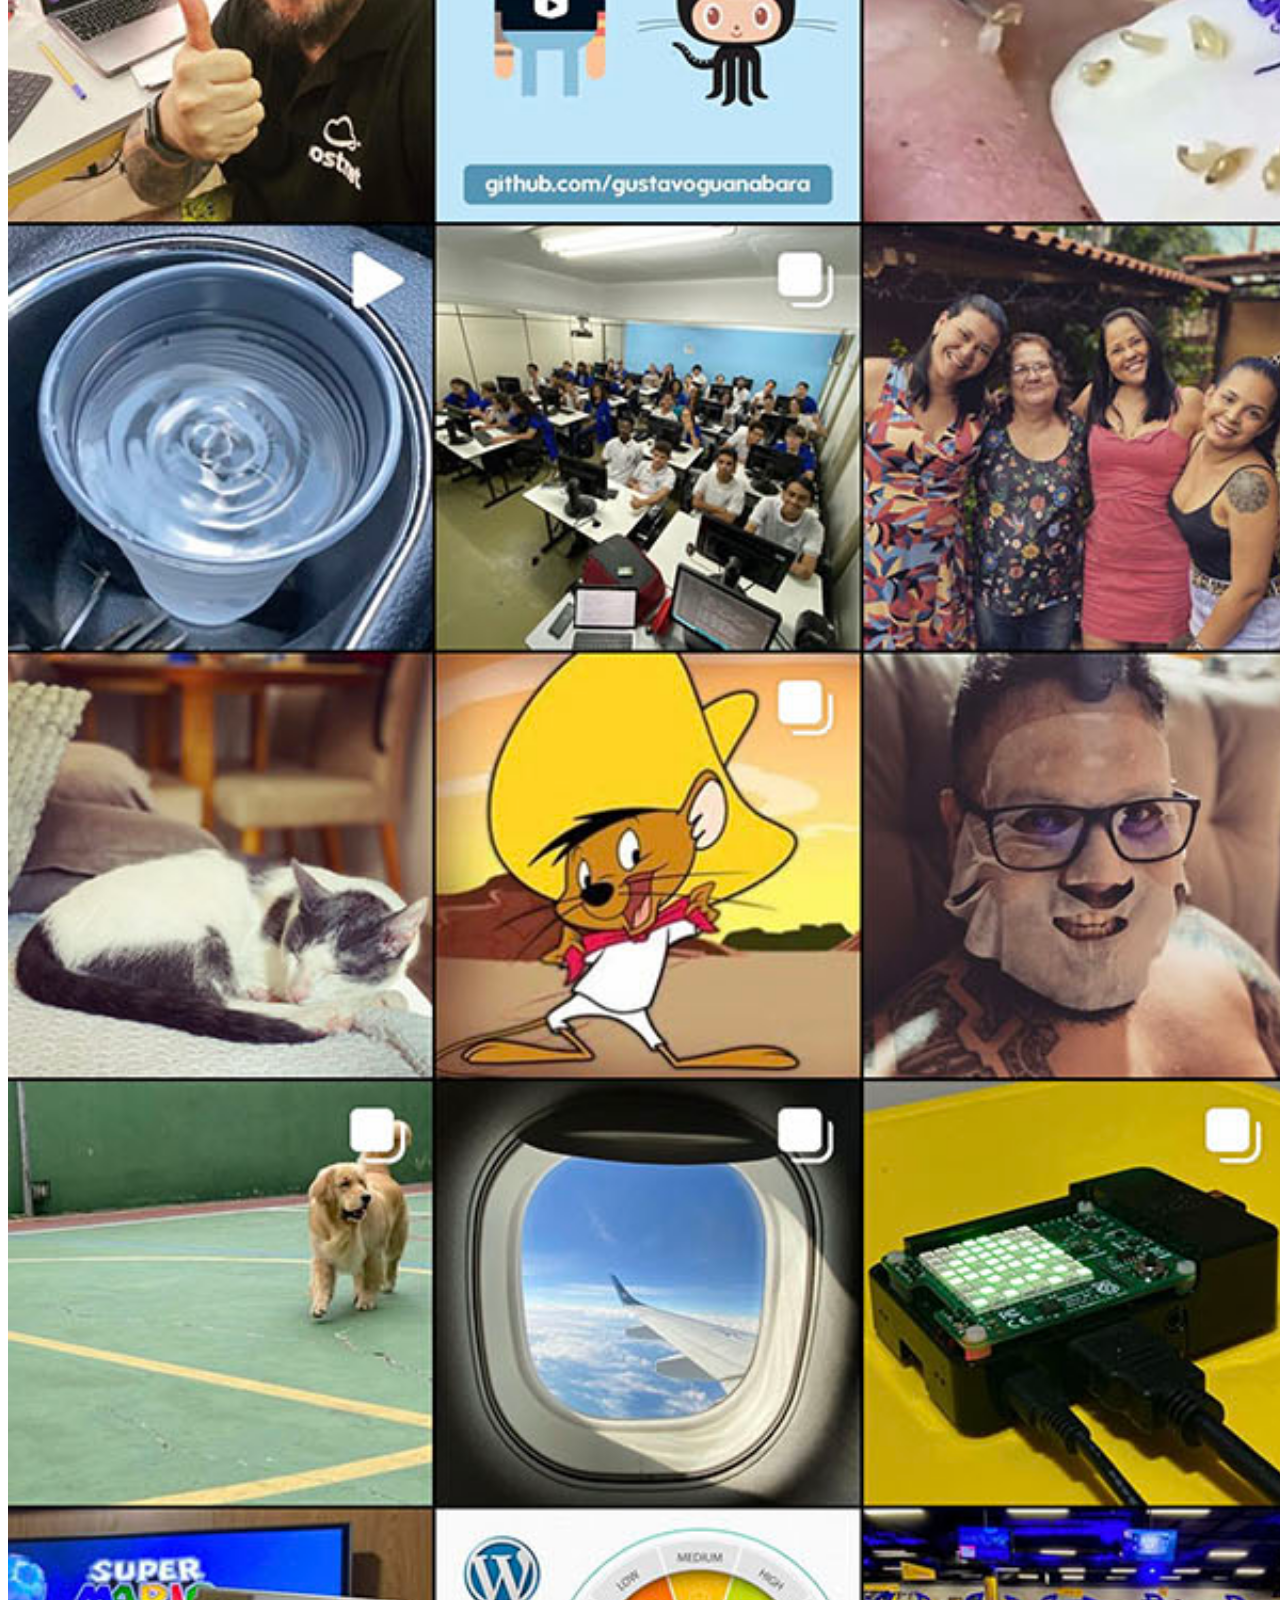
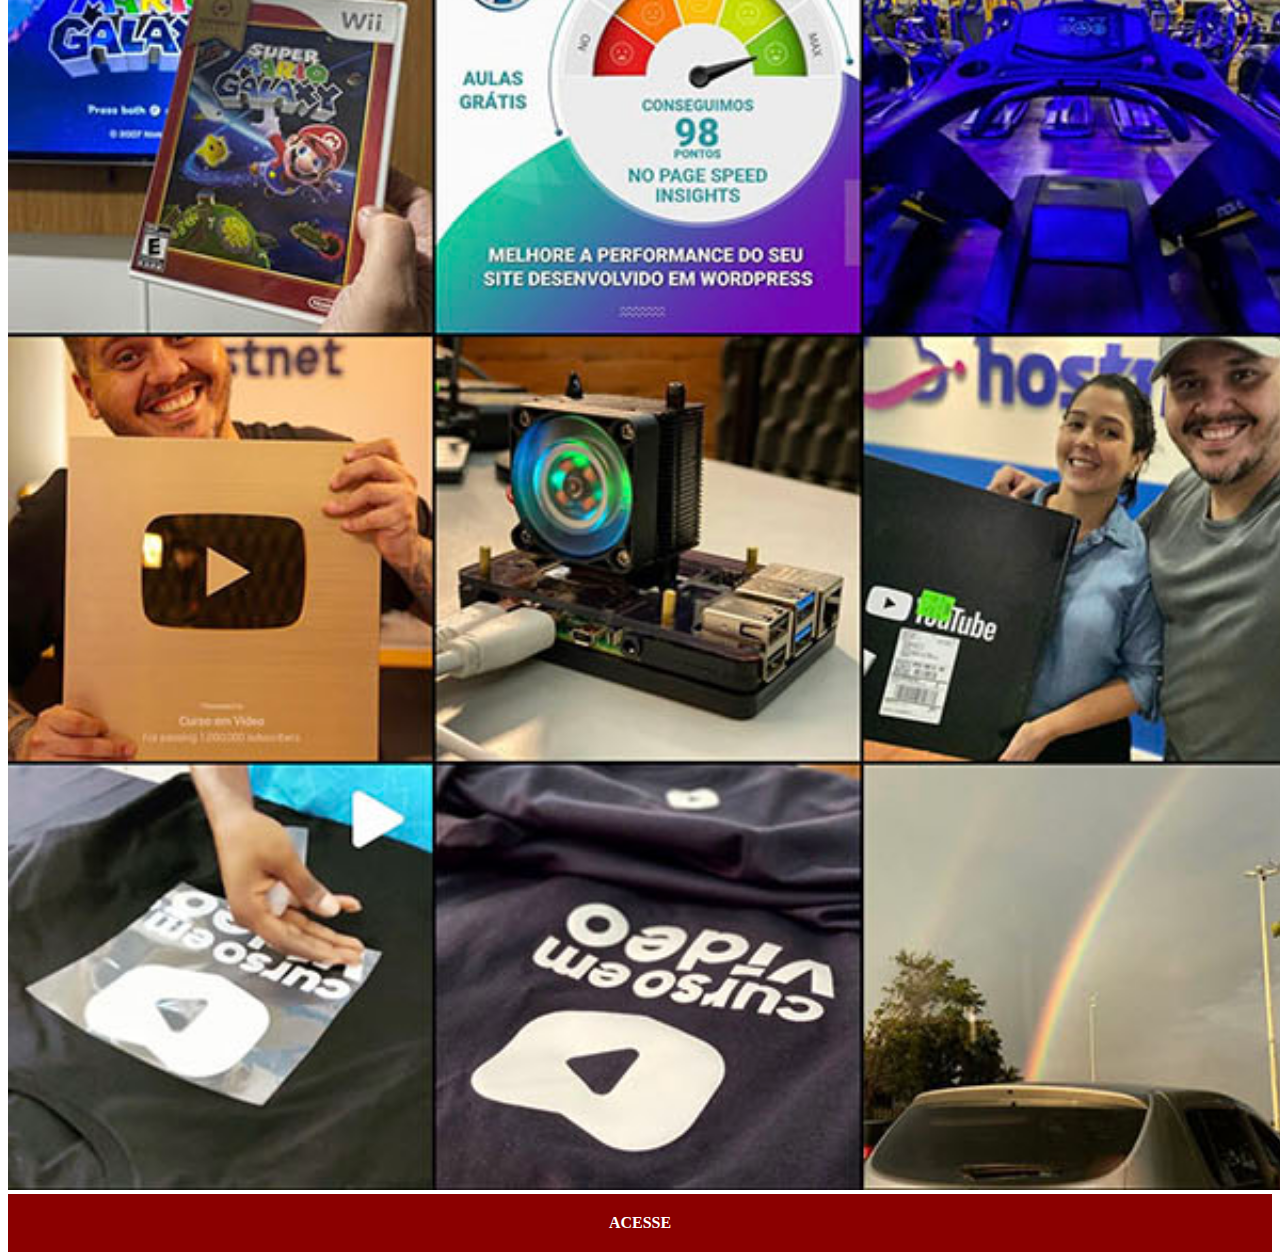
<file: instagram.html>
<!DOCTYPE html>
<html lang="pt-br">
<head>
    <meta charset="UTF-8">
    <meta http-equiv="X-UA-Compatible" content="IE=edge">
    <meta name="viewport" content="width=device-width, initial-scale=1.0">
    <title>Instagram</title>
    <link rel="stylesheet" href="estilos/social.css">
</head>
<body>
    <img src="imagens/tela-instagram.jpg" alt="Instagram">
    <a href="https://www.instagram.com/gustavoguanabara/" target="_blank"> ACESSE </a>
</body>
</html>
</file>
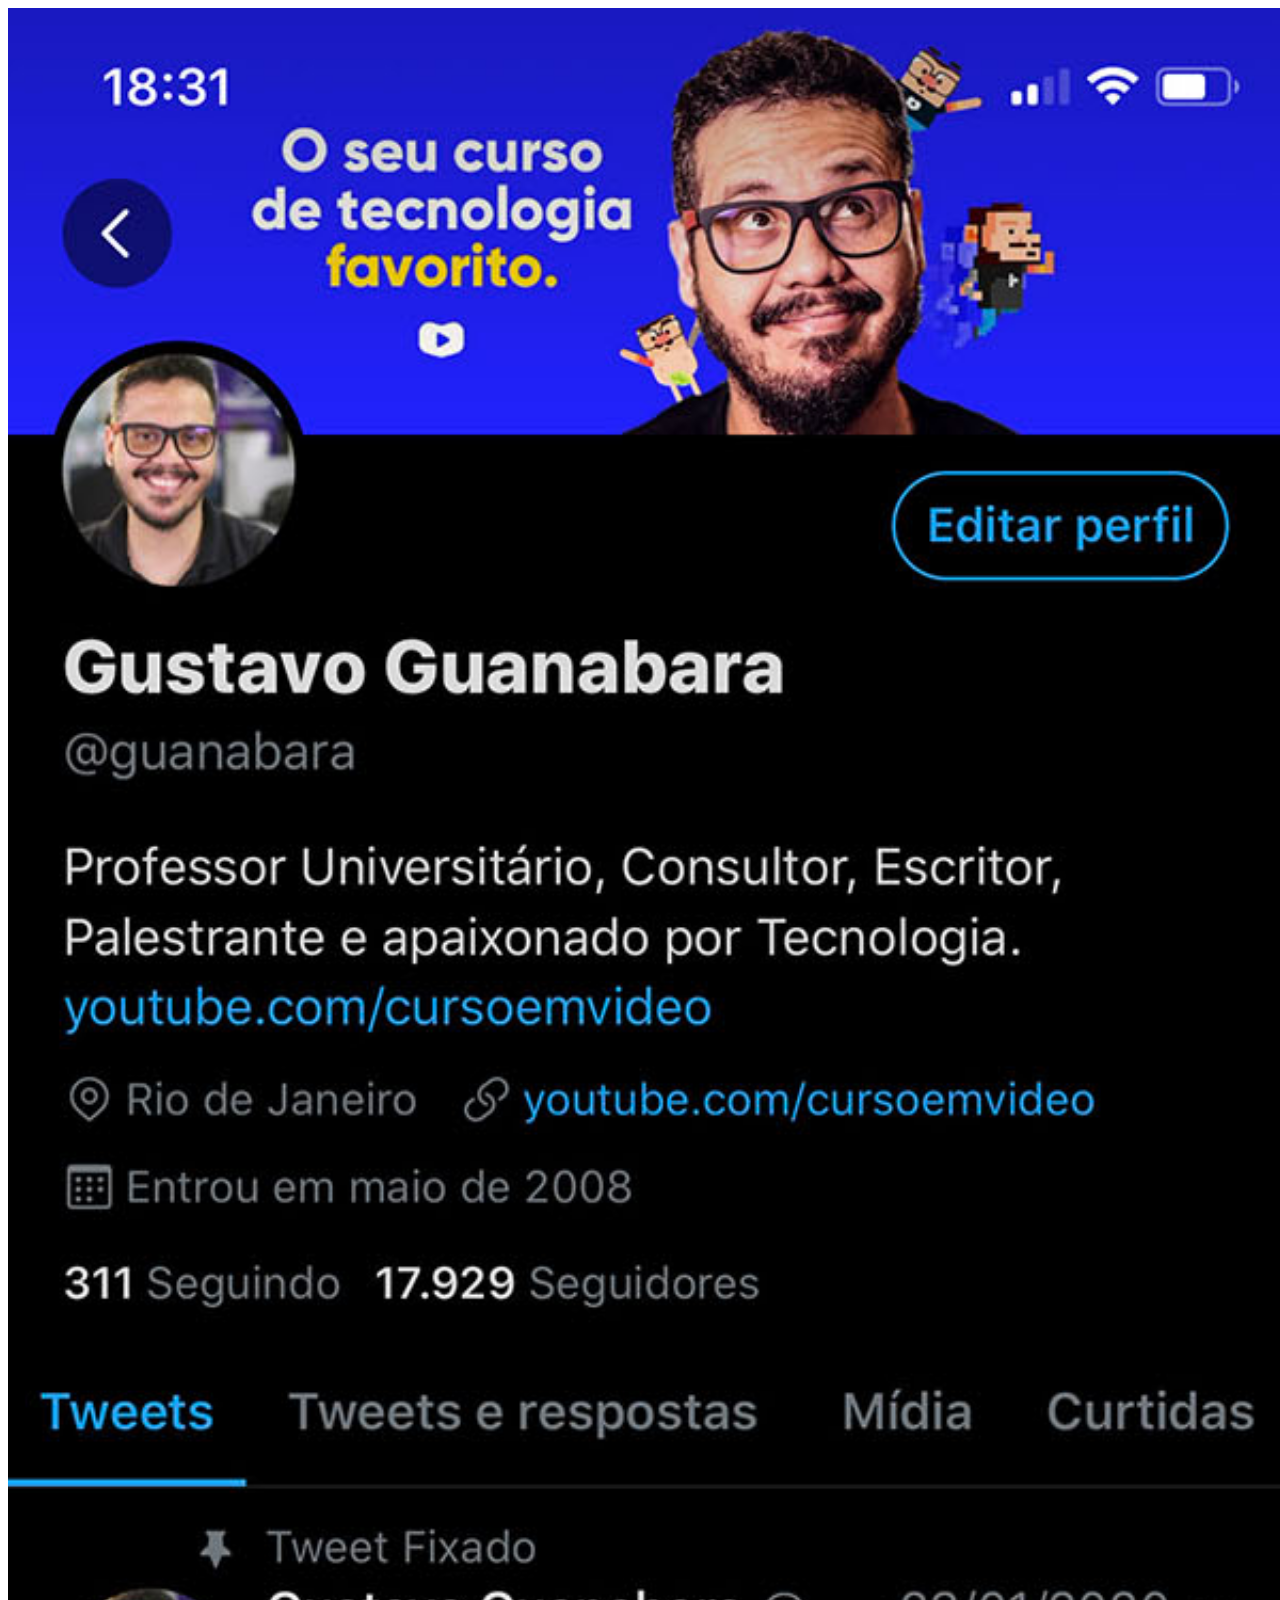
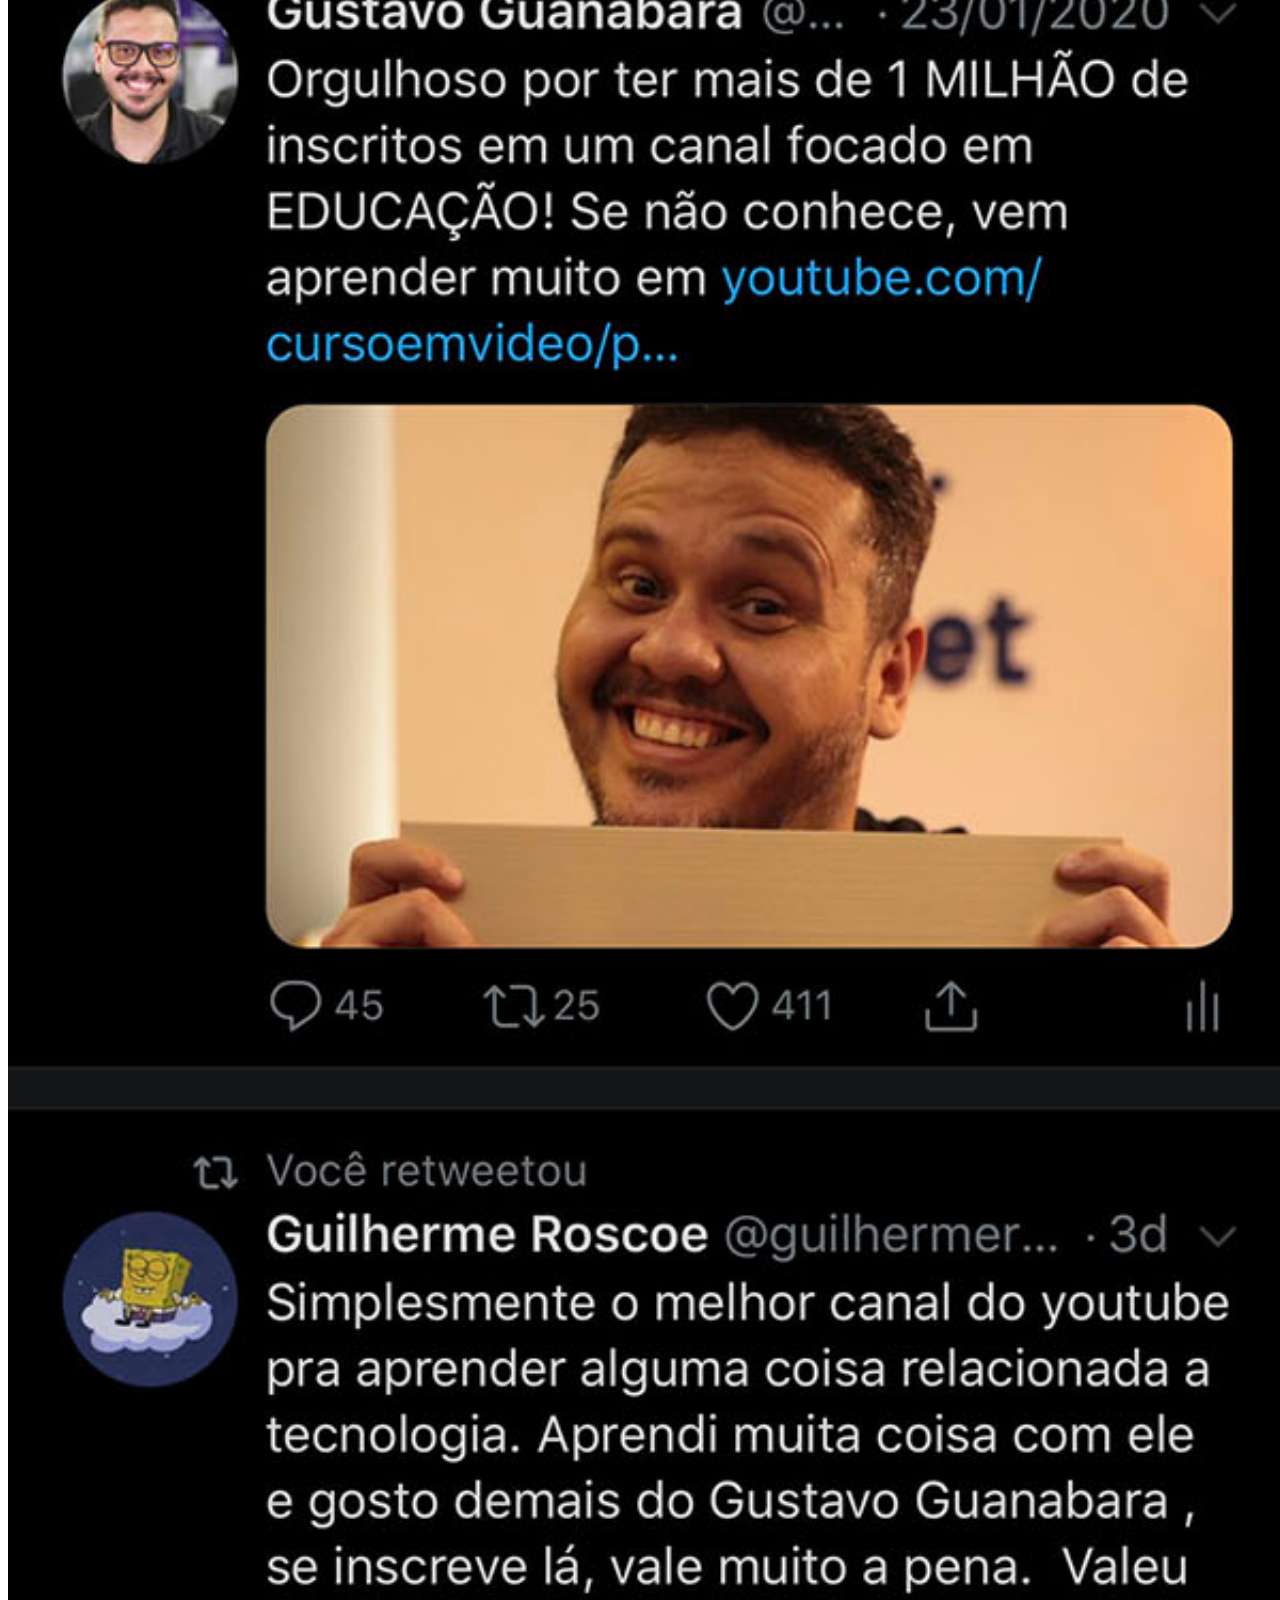
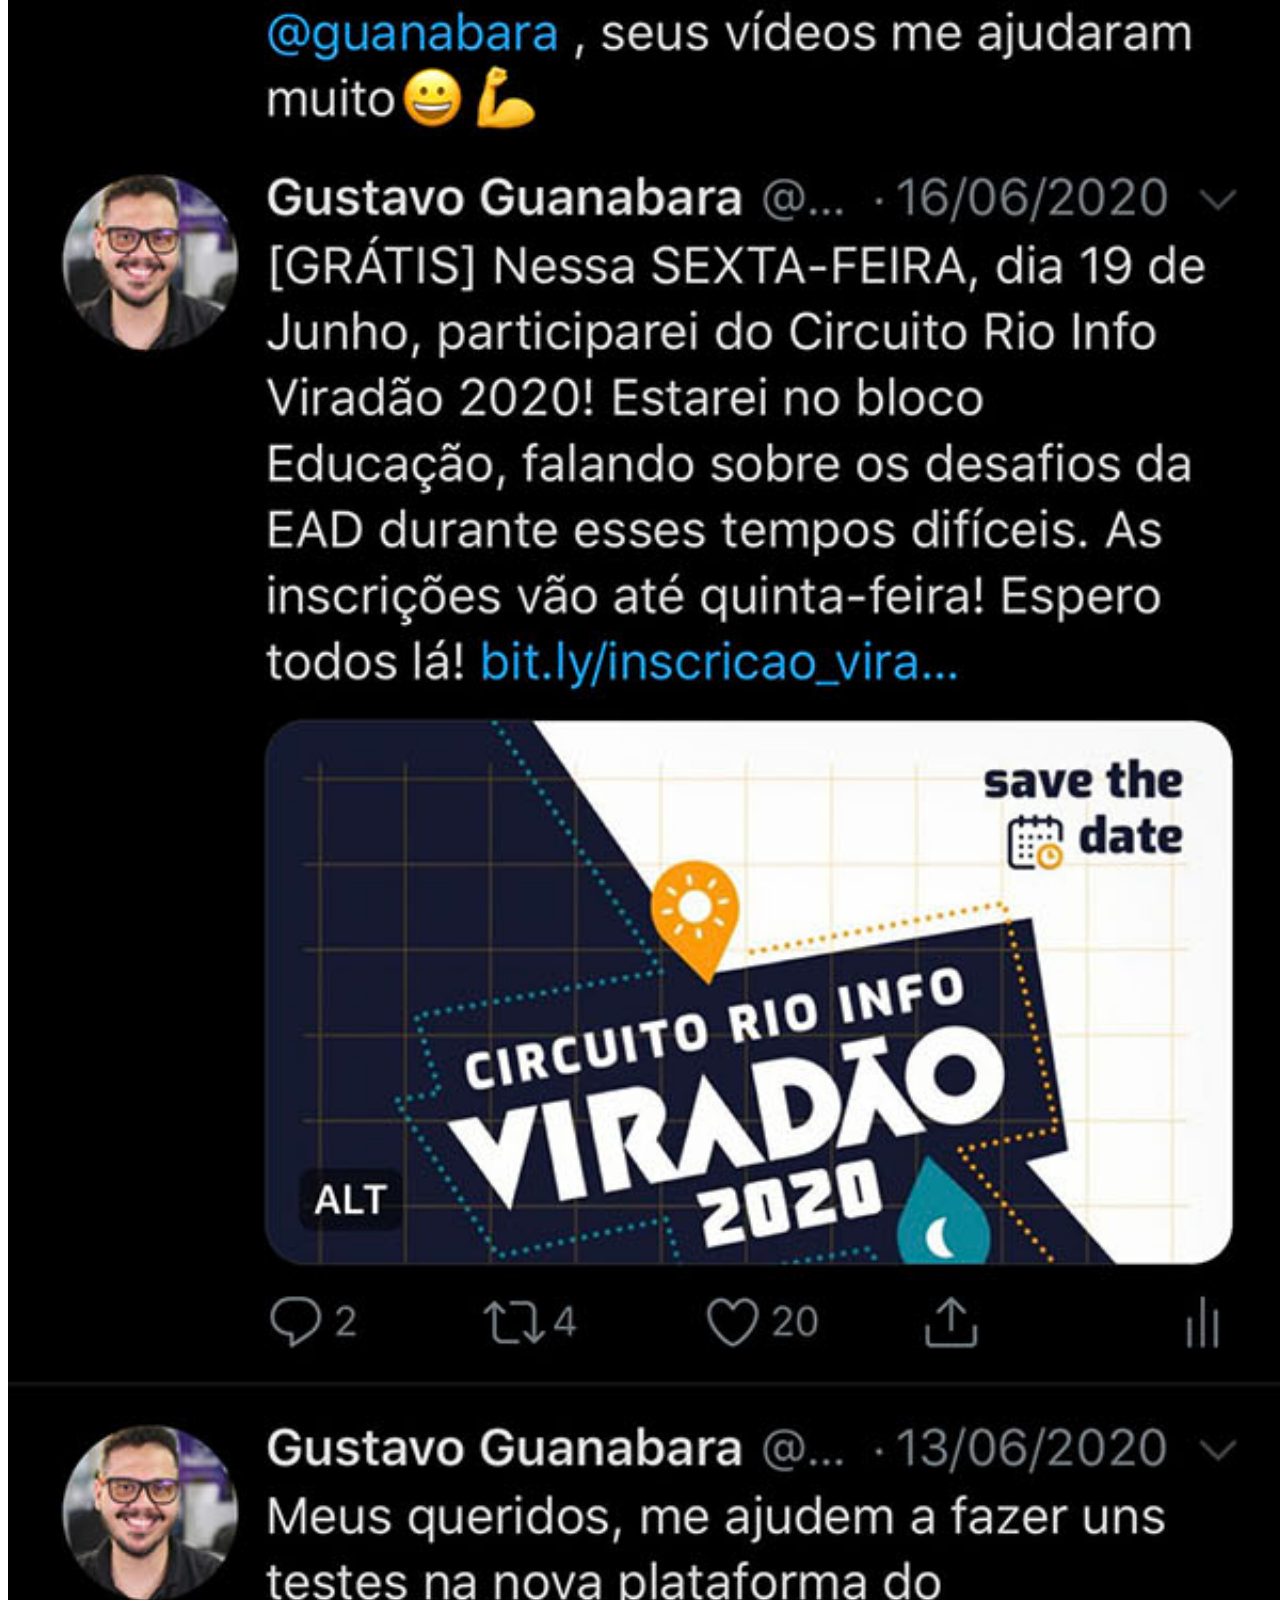
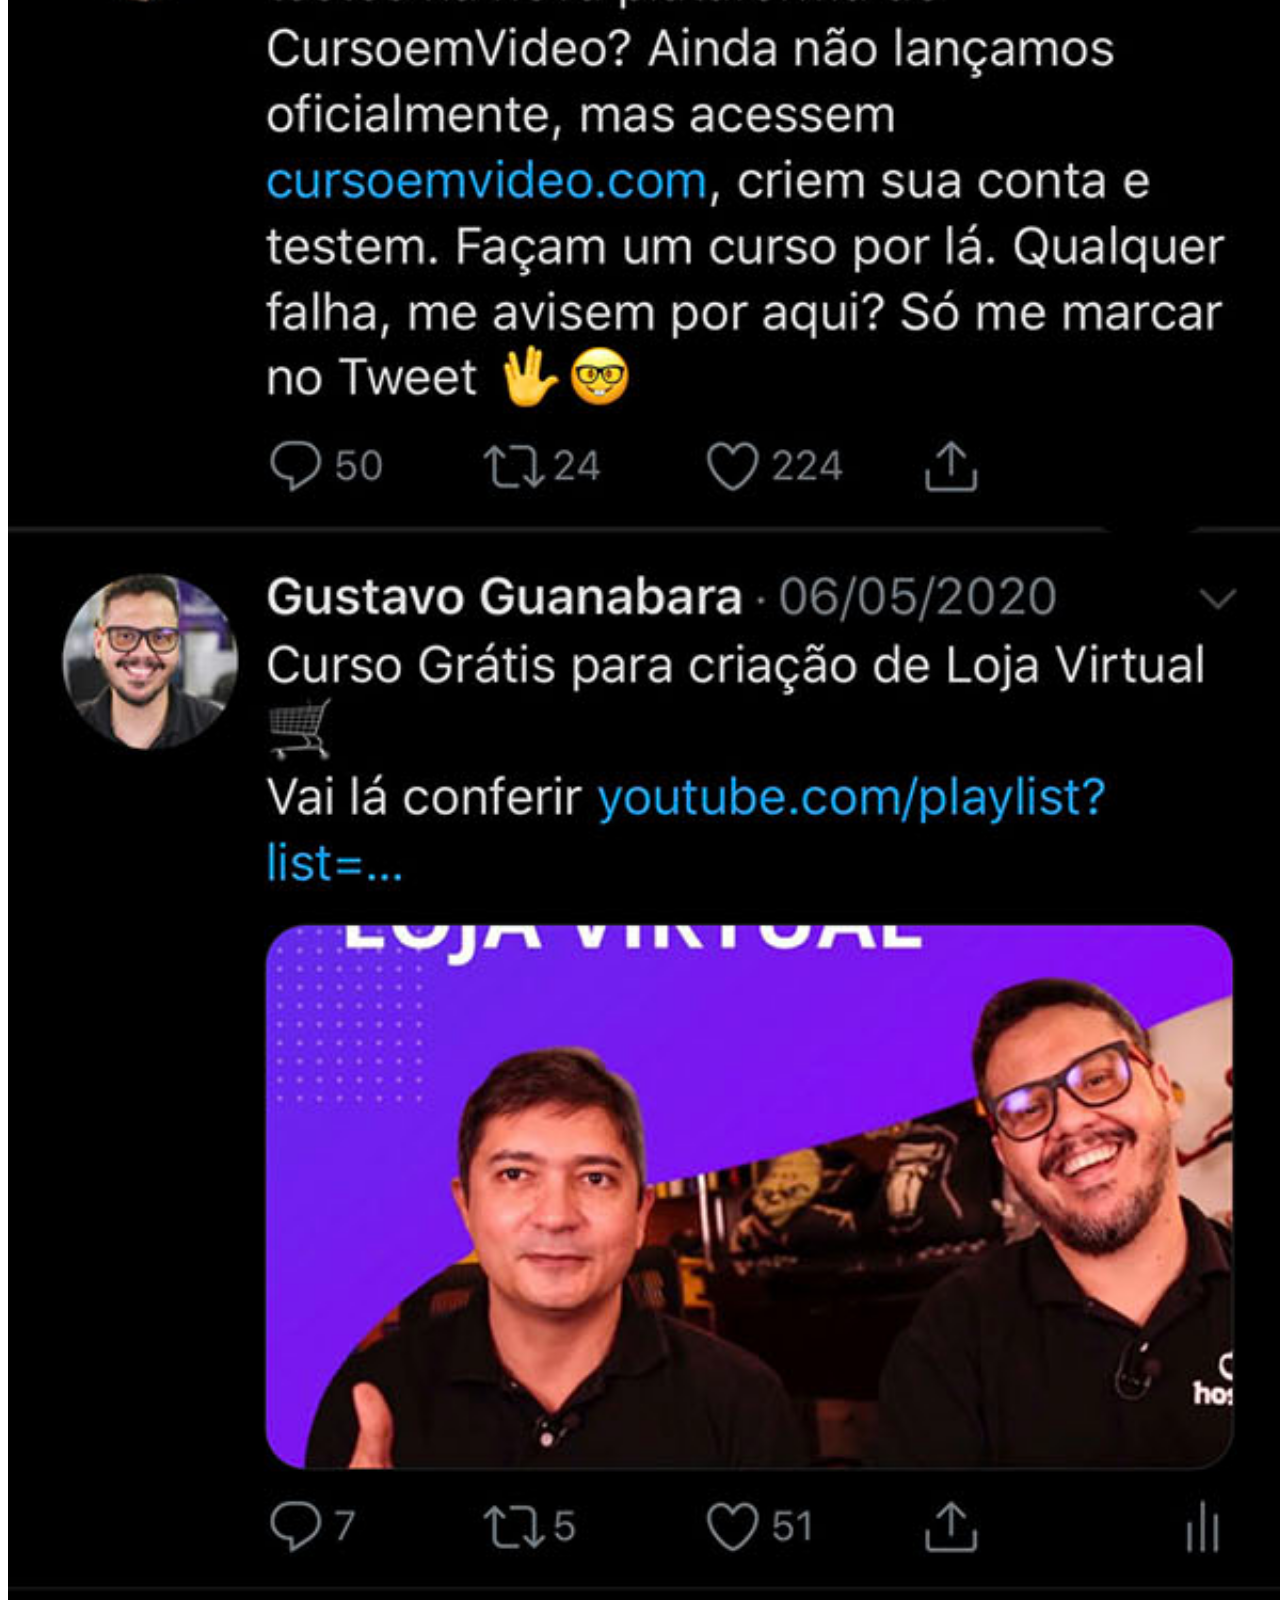
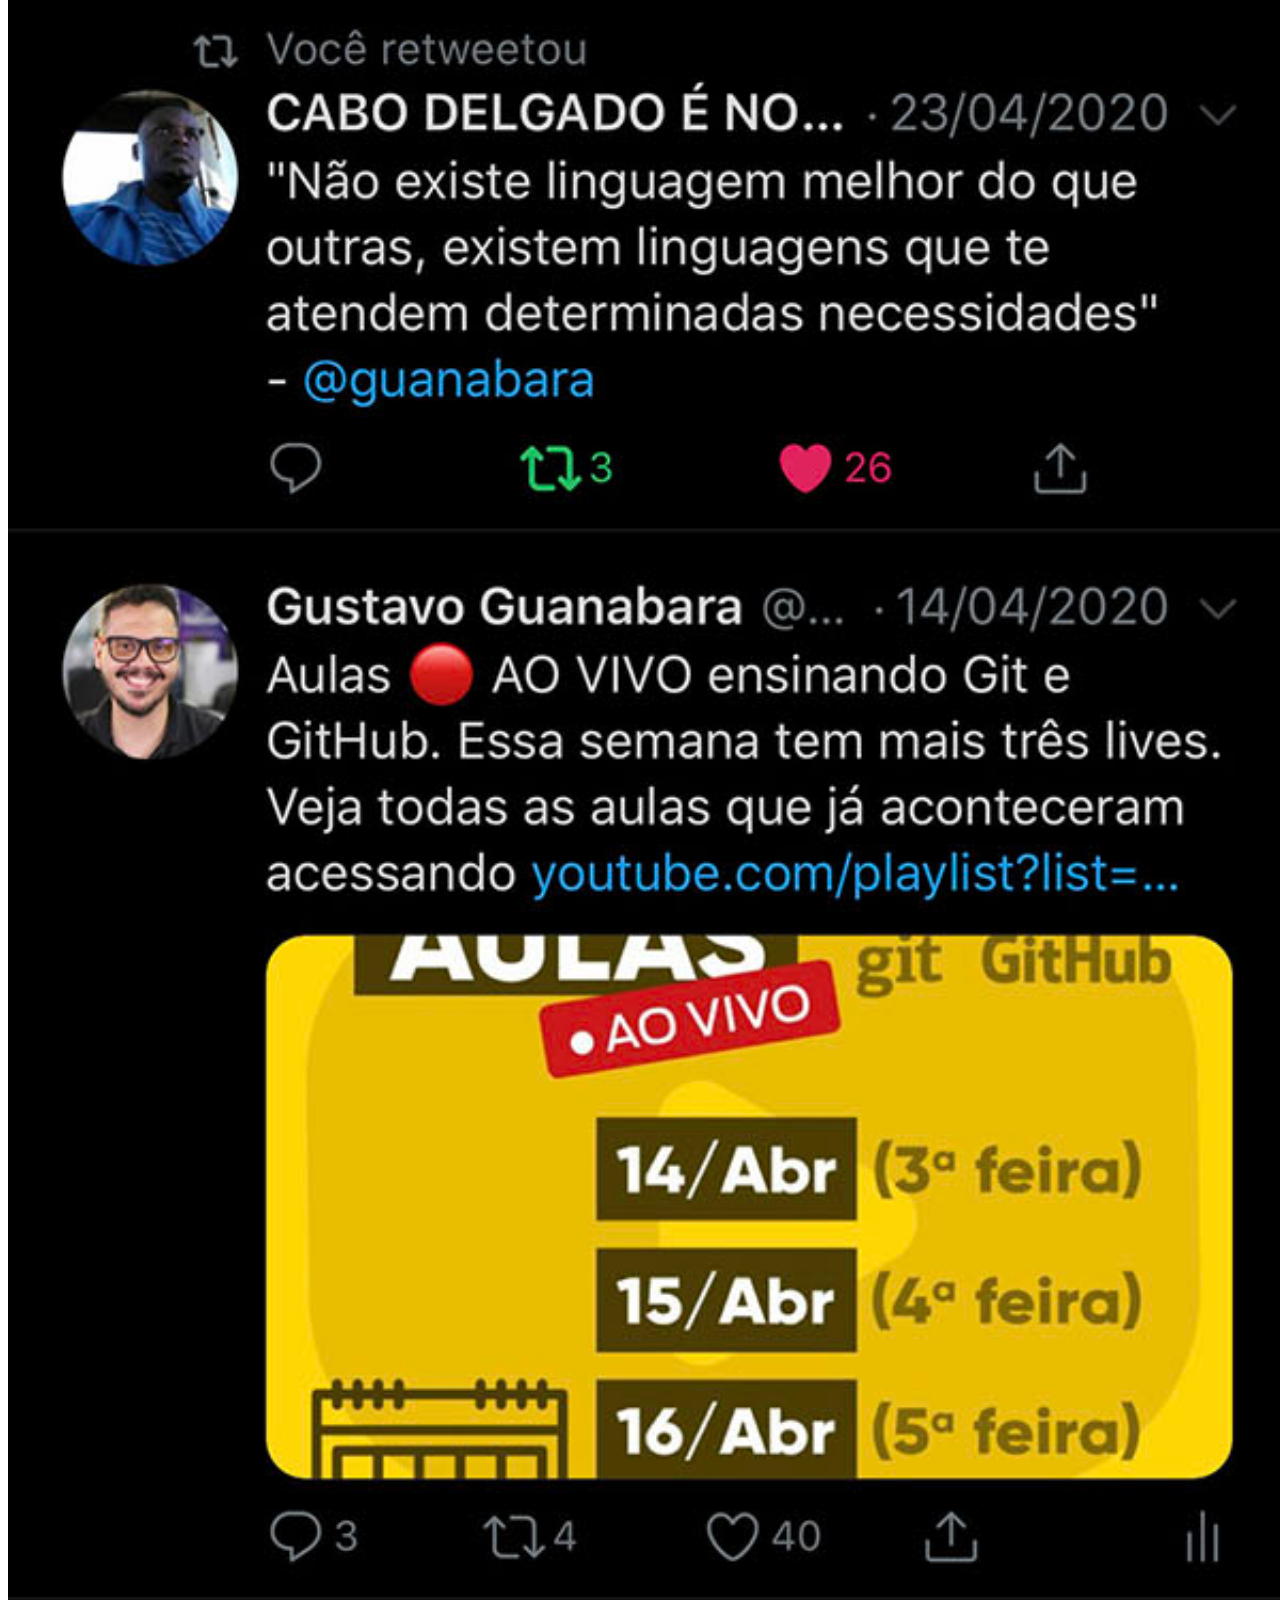
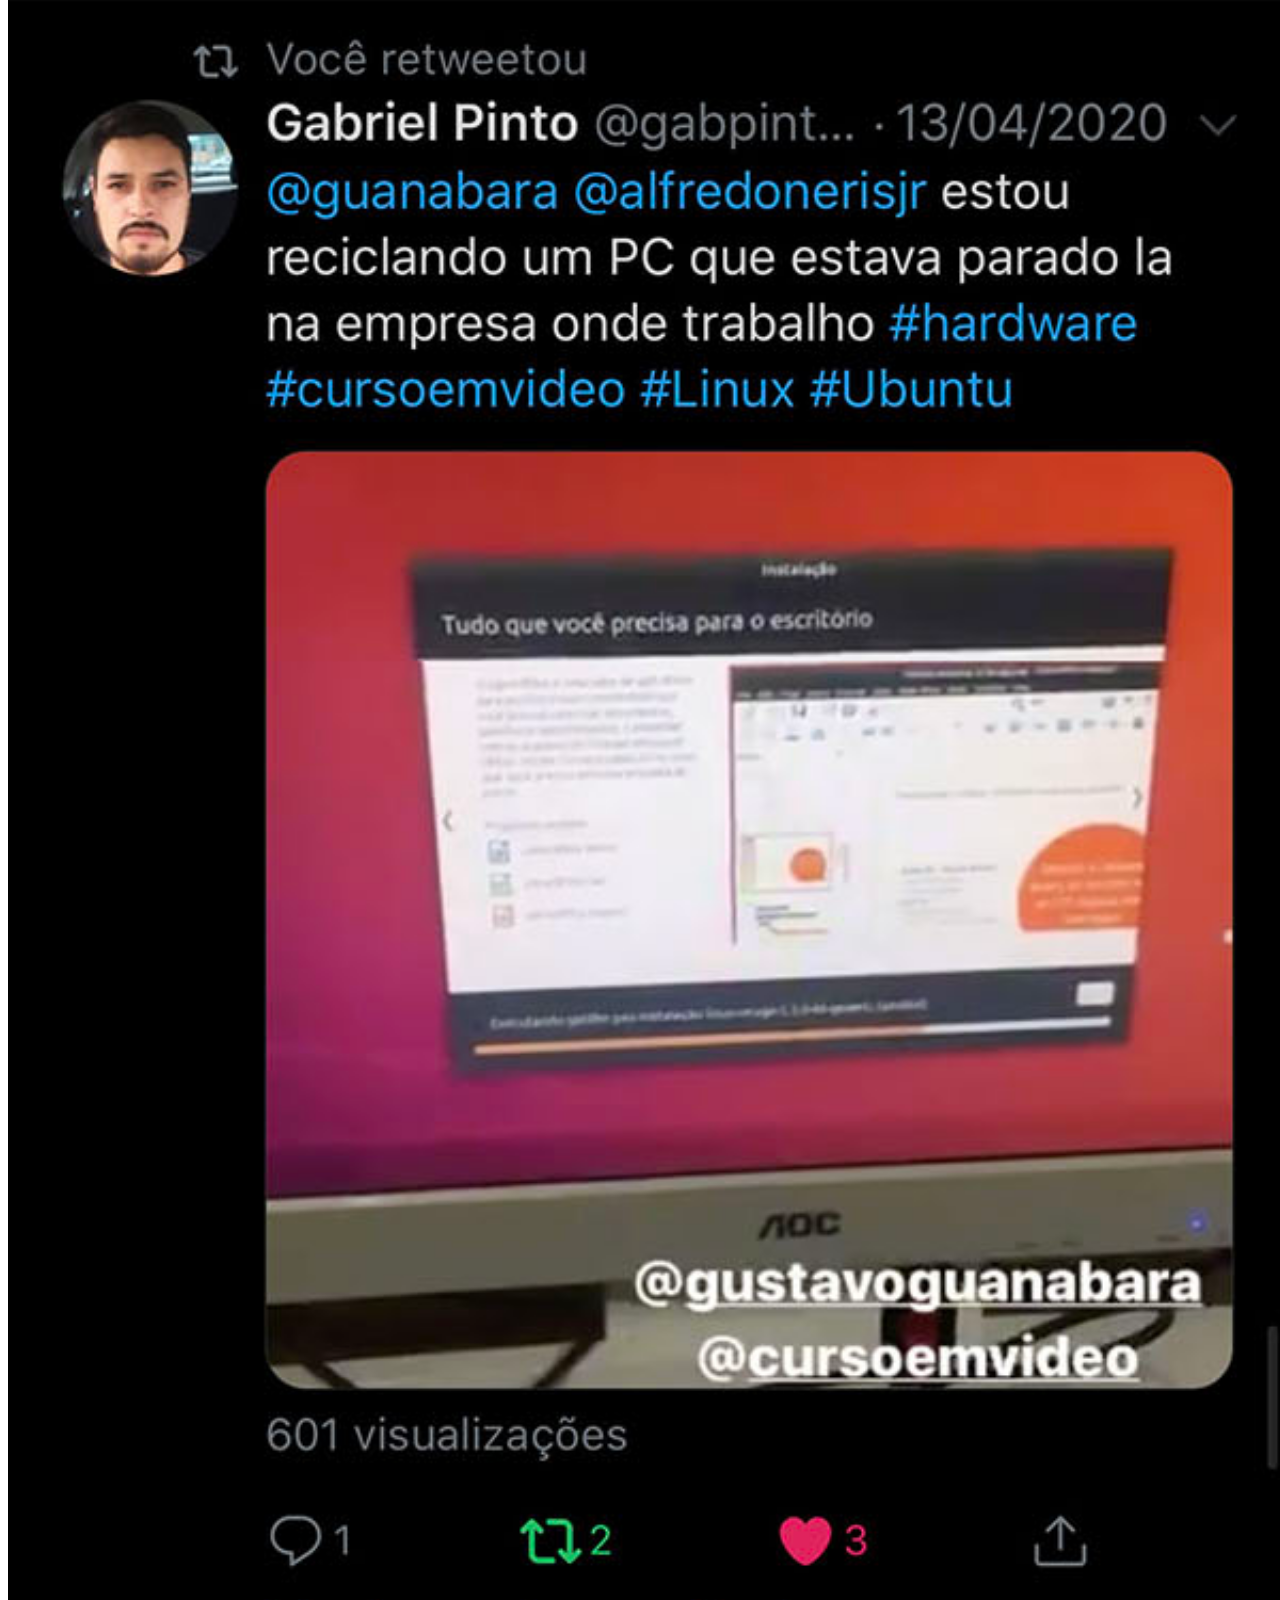
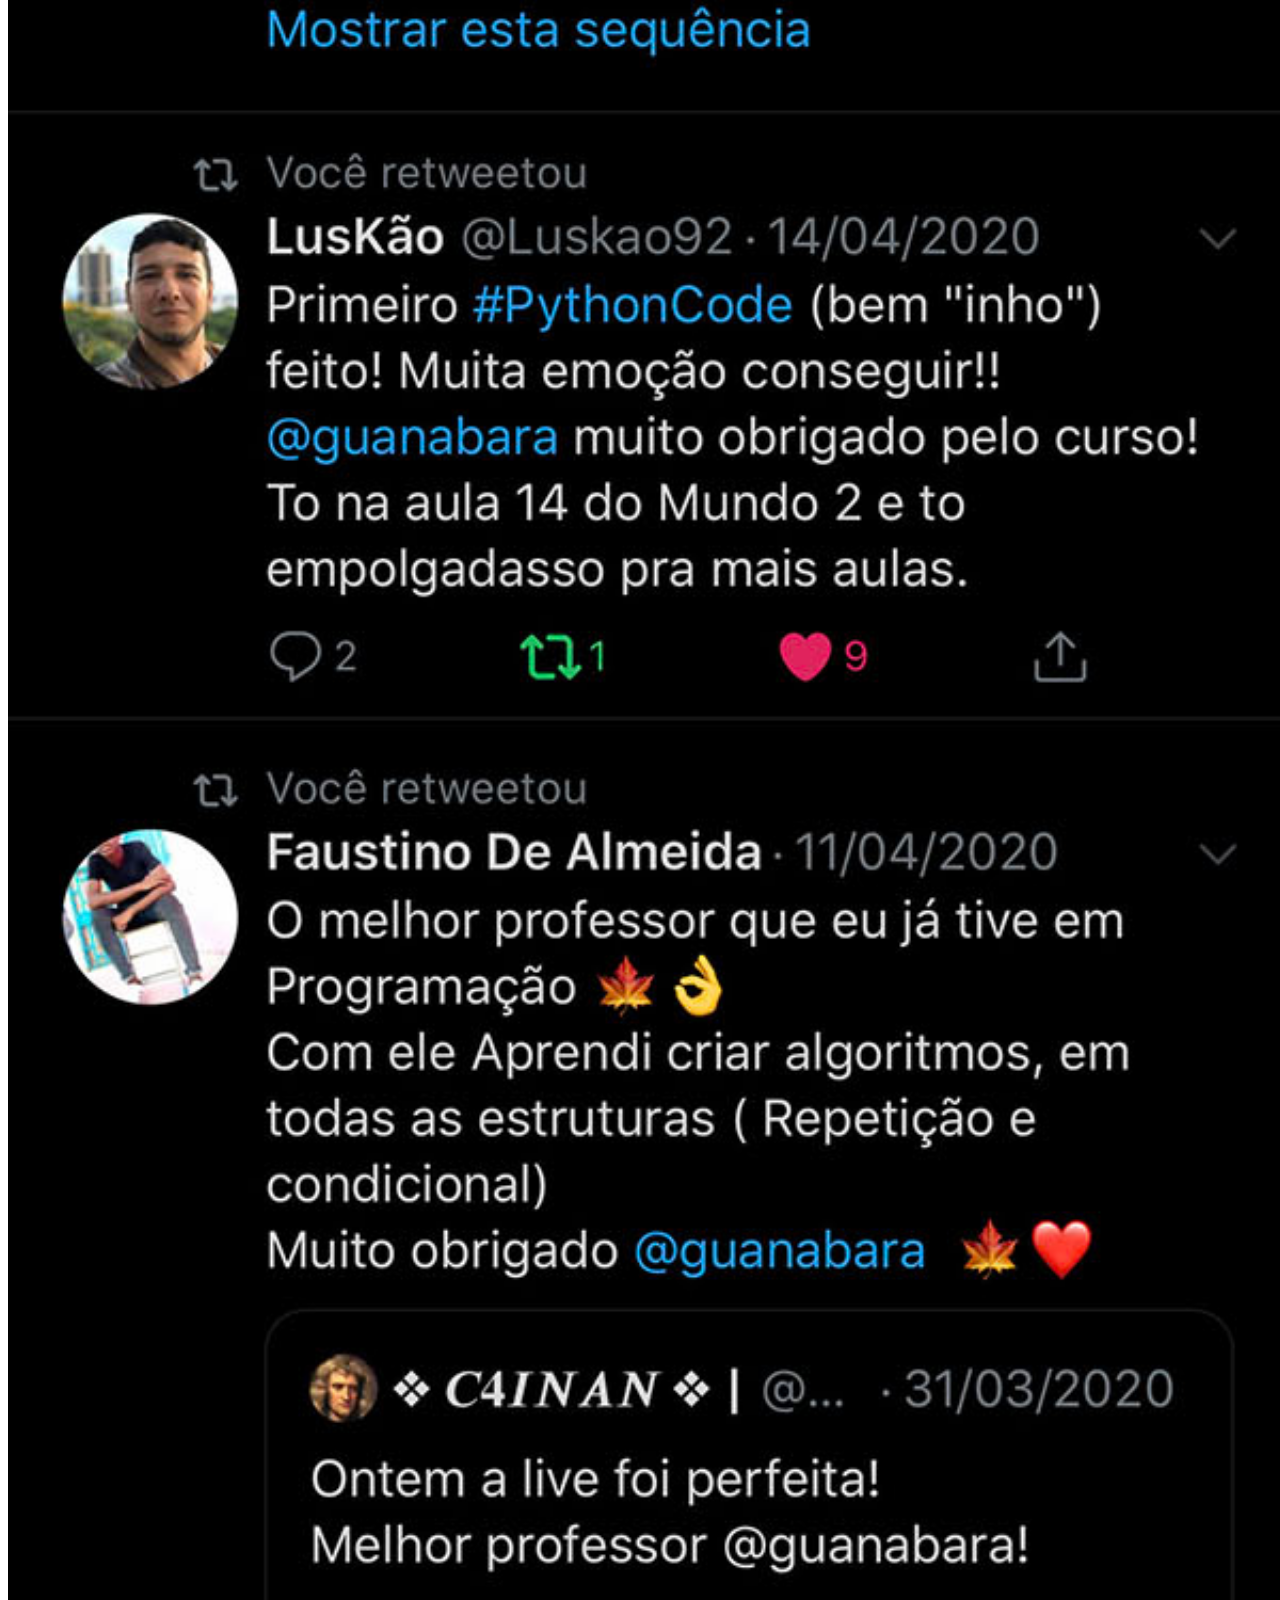
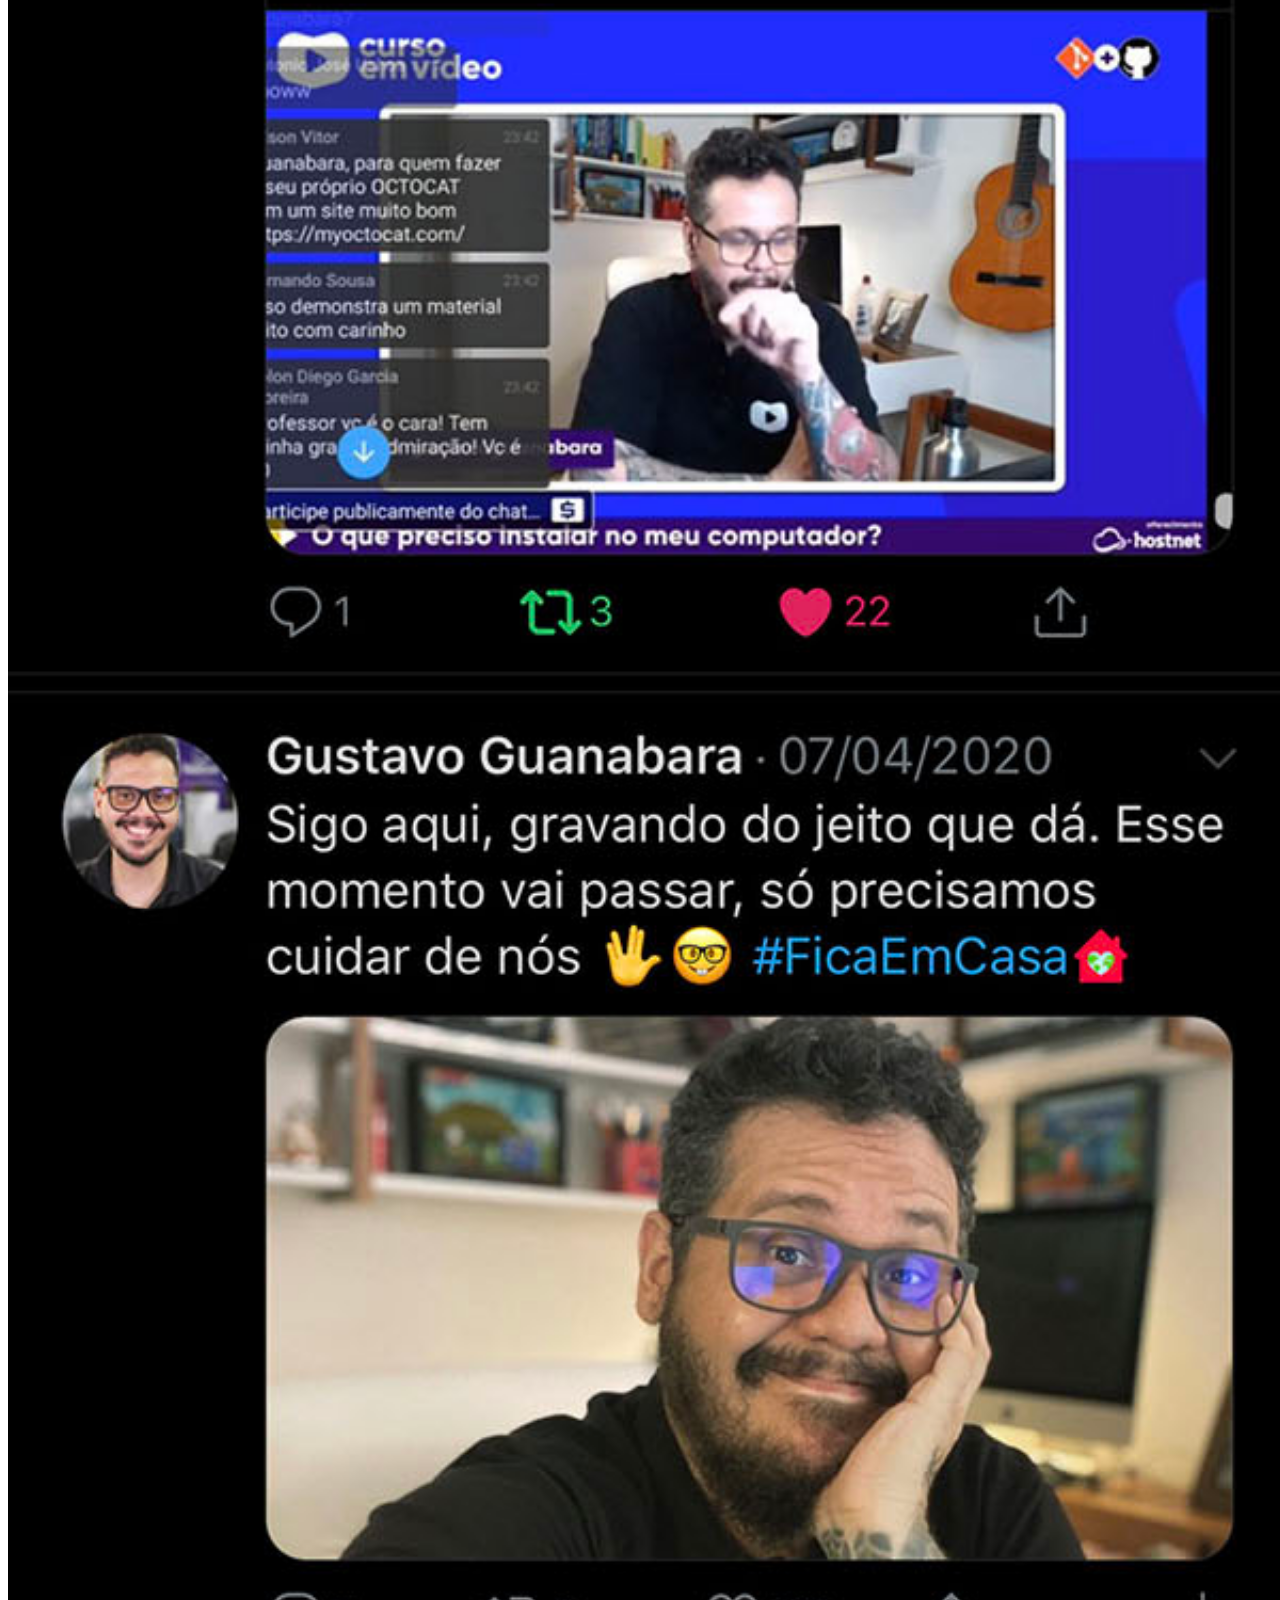
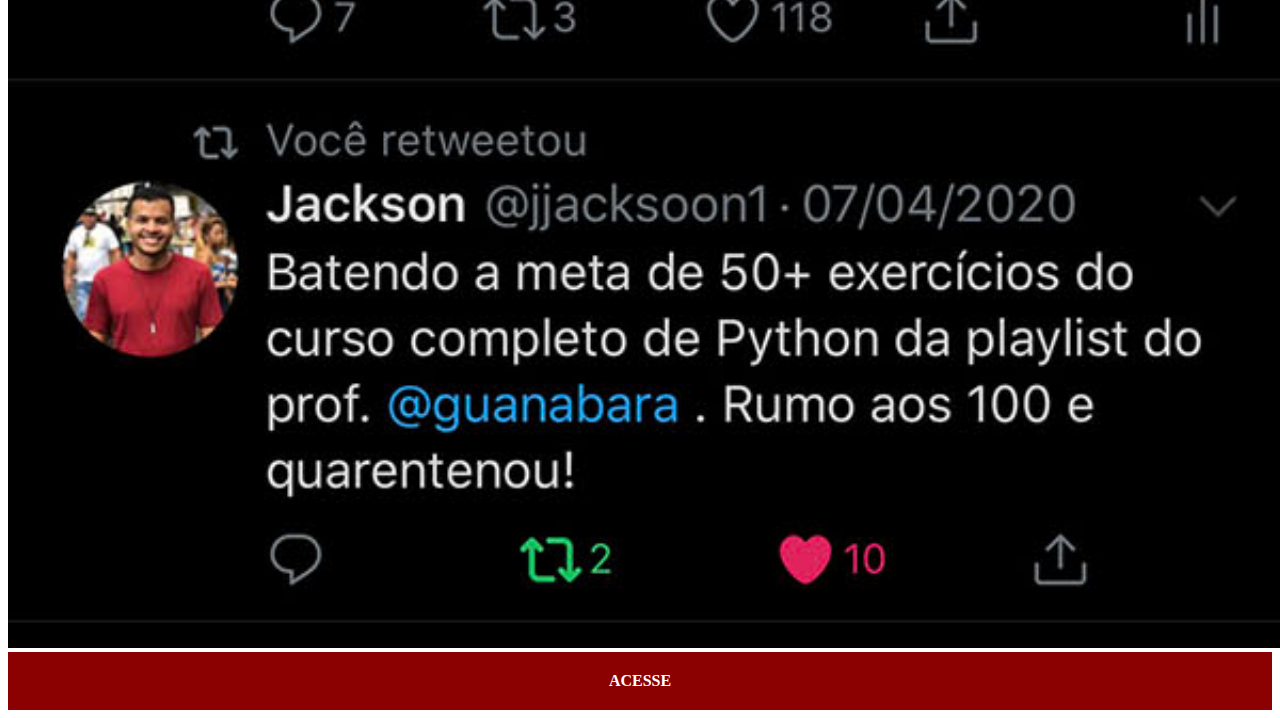
<file: twitter.html>
<!DOCTYPE html>
<html lang="pt-br">
<head>
    <meta charset="UTF-8">
    <meta http-equiv="X-UA-Compatible" content="IE=edge">
    <meta name="viewport" content="width=device-width, initial-scale=1.0">
    <title>Twitter</title>
    <link rel="stylesheet" href="estilos/social.css">
</head>
<body>
    <img src="imagens/tela-twitter.jpg" alt="Twitter">
    <a href="https://twitter.com/guanabara" target="_blank">ACESSE</a>
</body>
</html>
</file>
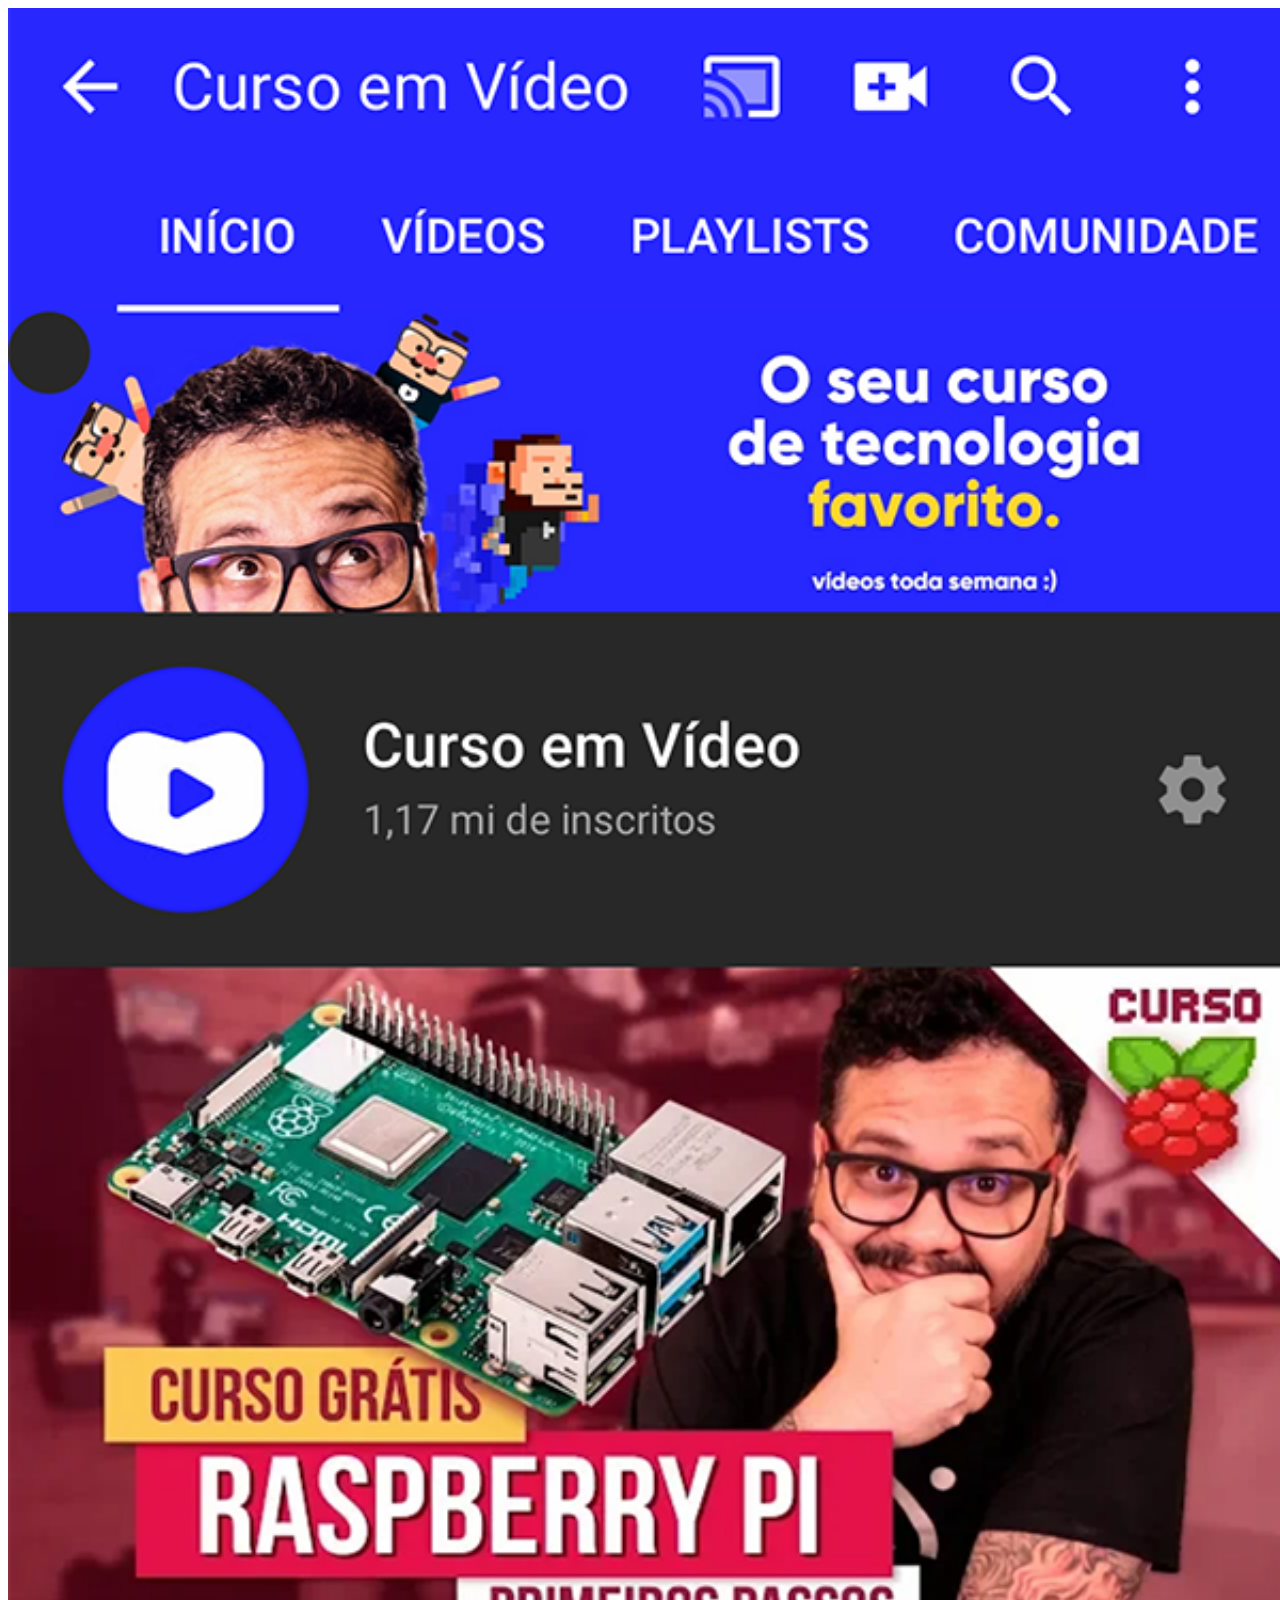
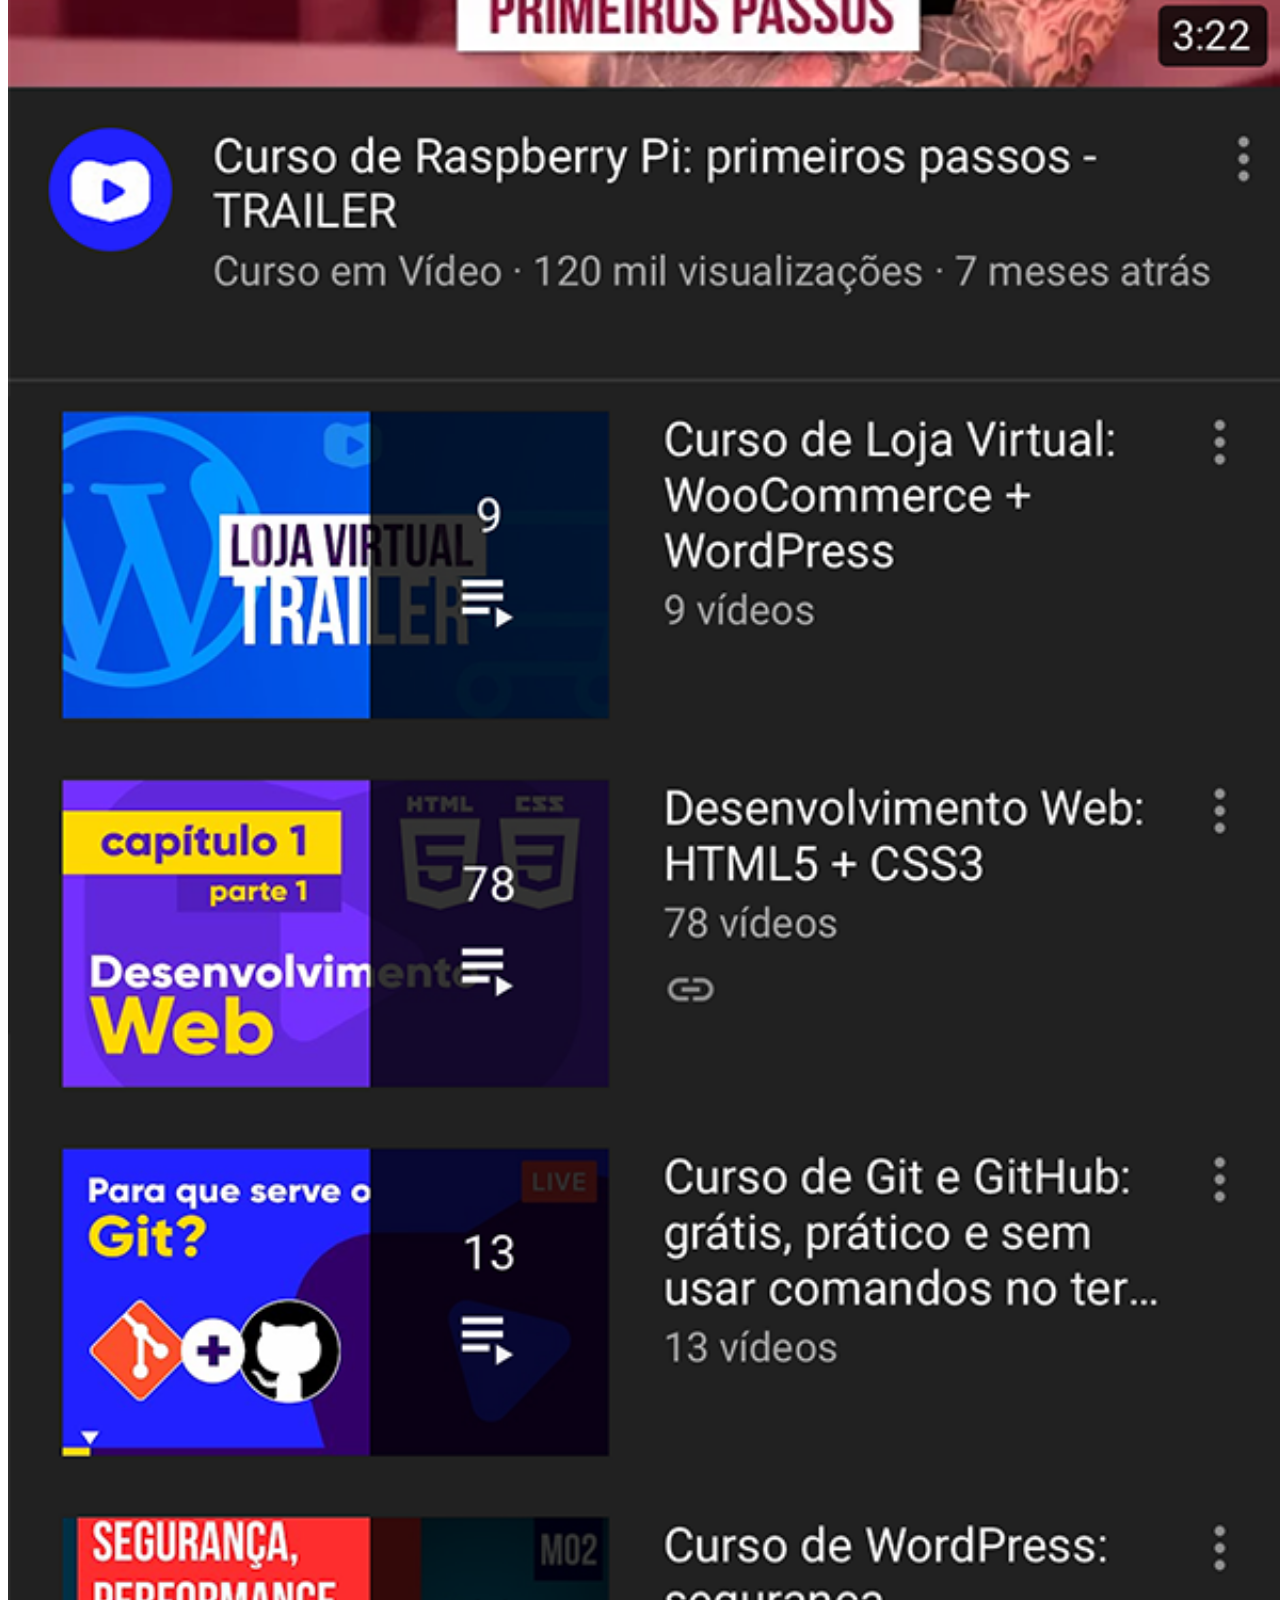
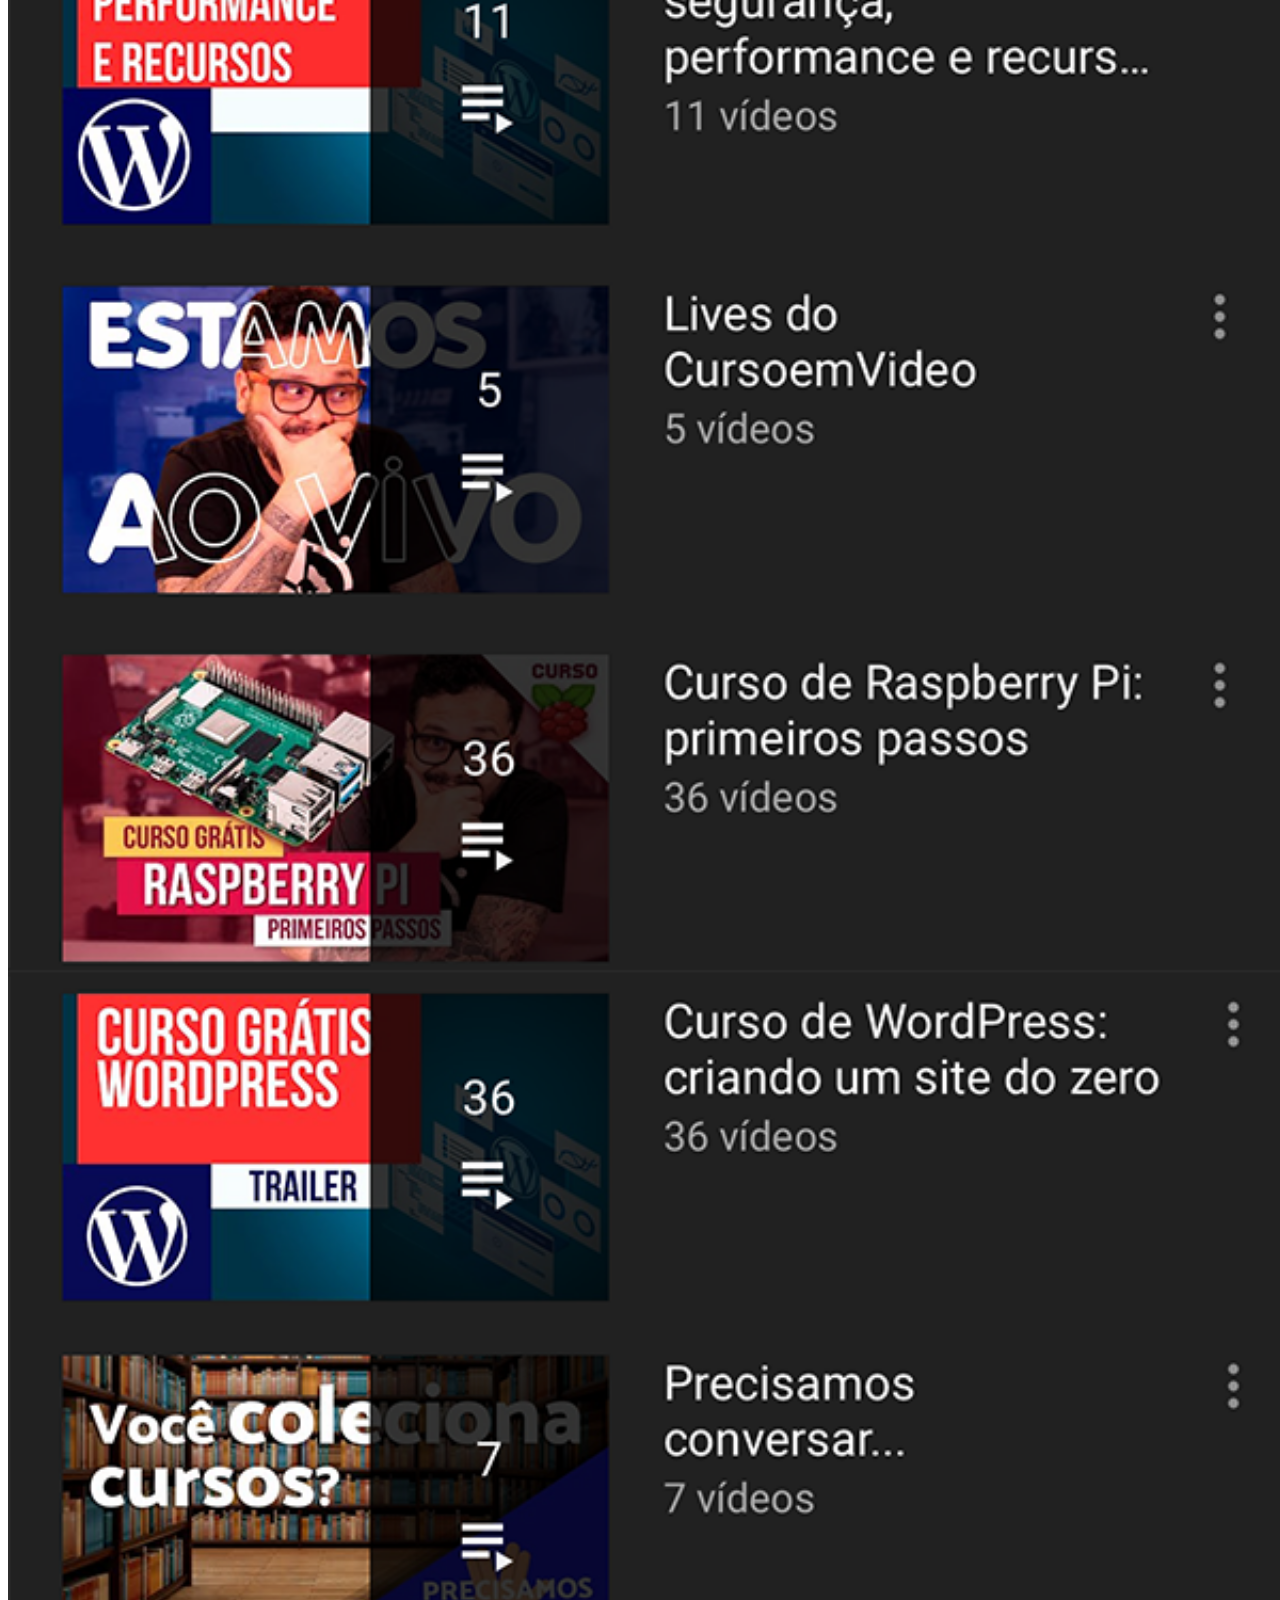
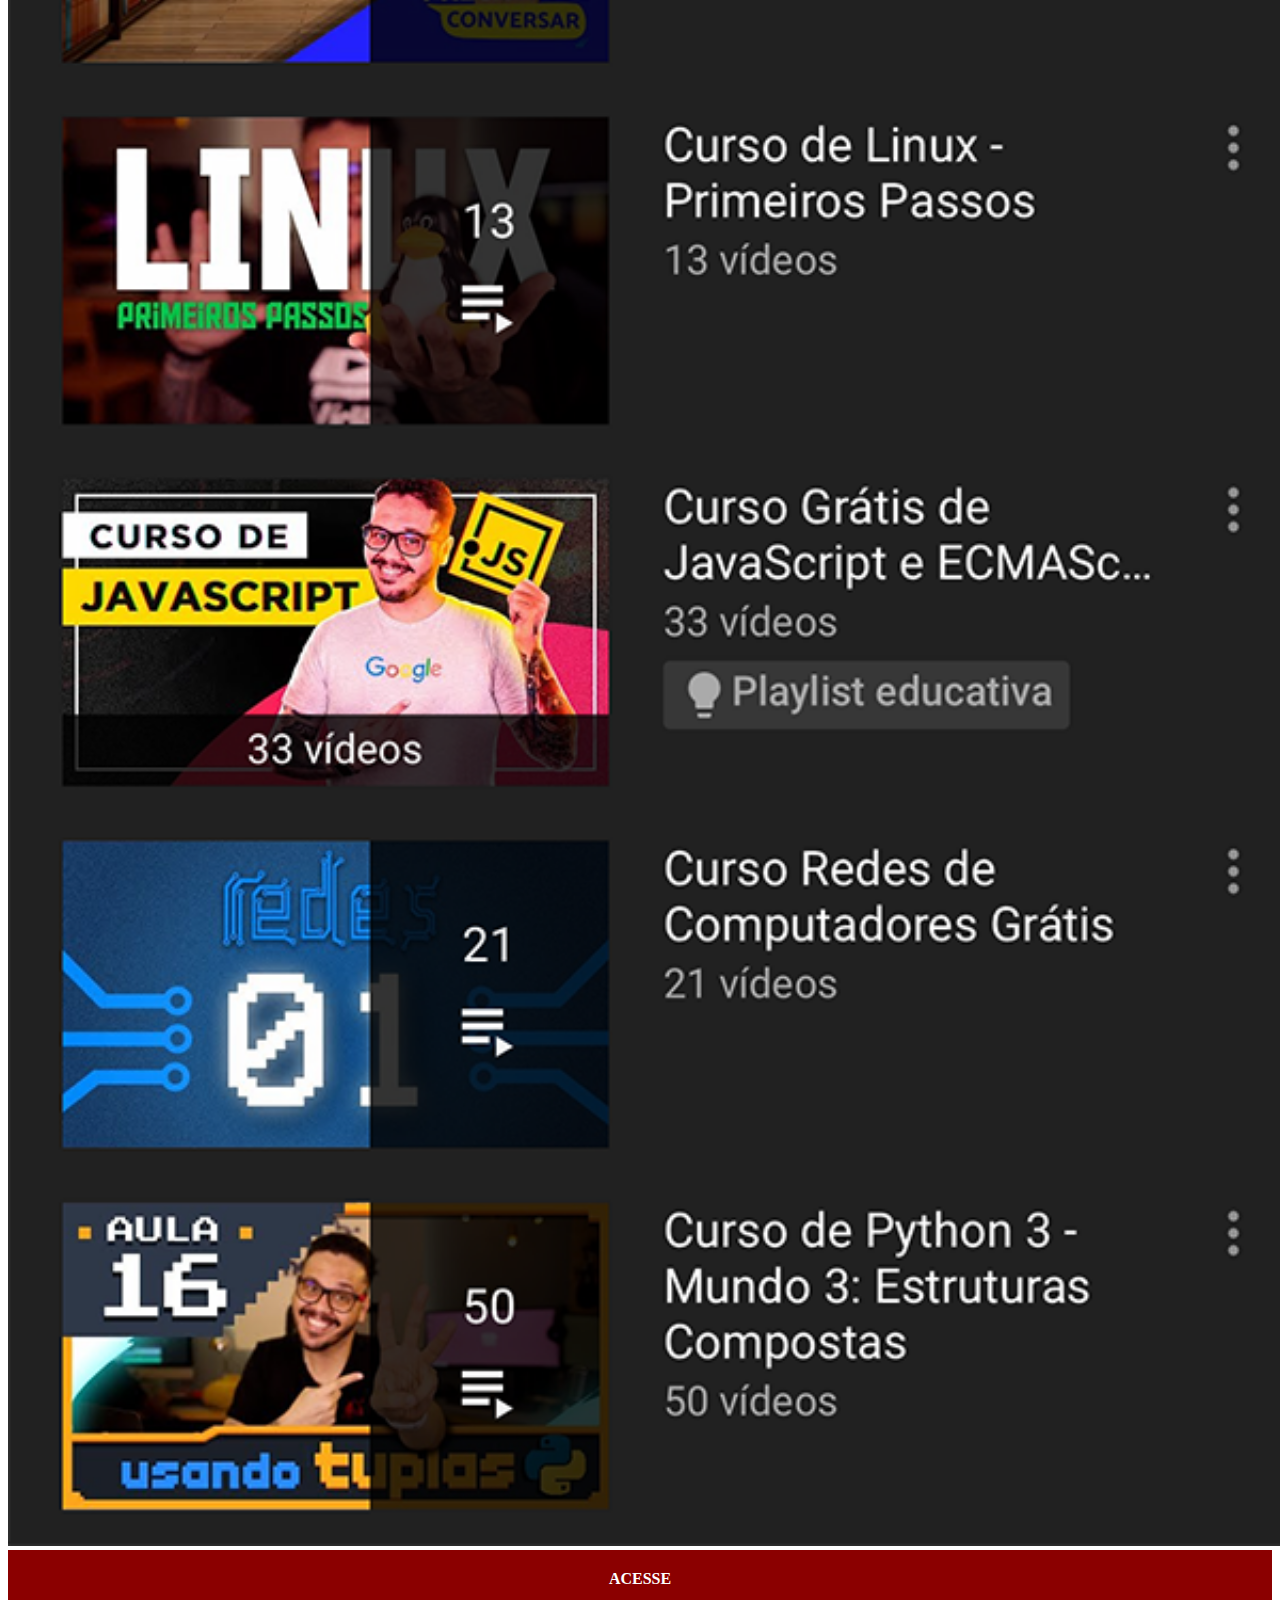
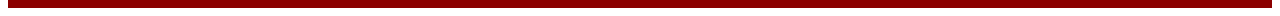
<file: youtube.html>
<!DOCTYPE html>
<html lang="pt-br">
<head>
    <meta charset="UTF-8">
    <meta http-equiv="X-UA-Compatible" content="IE=edge">
    <meta name="viewport" content="width=device-width, initial-scale=1.0">
    <title>YouTube</title>
    <link rel="stylesheet" href="estilos/social.css">
</head>
<body>
    <img src="imagens/tela-youtube.png" alt="YouTube">
<a href="https://www.youtube.com/@CursoemVideo/playlists" target="_blank">ACESSE</a>
</body>
</html>
</file>
<file: estilos/style.css>
@charset "UTF-8";
* {
    margin: 0px;
    padding: 0px;
    font-family: Arial, Helvetica, sans-serif;
}

html,body {
    height: 100vh;
    width: 100vw;
    background-color: black;
}

body {
    background: url('../imagens/fundo-madeira.jpg') no-repeat top center;
    background-size: cover;
    background-attachment: fixed;
}

main {
    height: 100vh;
    position: relative;
    }

section#telefone {
    position: absolute;
    top: 50%;
    left: 50%;
    transform: translate(-50%, -50%);
    
    height: 627px;
    width: 311px;
    background: url('../imagens/frame-iphone.png') no-repeat;
}

iframe#tela {
    position: relative;
    top: 80px;
    left: 22px;
    width: 267px;
    height: 471px;
}

section#redes-sociais {
    text-align: right;
}

section#redes-sociais > a > img {
    width: 50px;
    height: 50px;
    margin: 10px;
    border-radius: 50%;
    box-shadow: 2px 2px 5px rbga(0, 0, 0, 0.400);
    box-sizing: border-box;
}

section#redes-sociais img:hover {
    border: 2px solid rbga(255, 255, 255, 0.637);
    transform: translate(-3px, -3px);
    box-shadow: 5px 5px 10px rgba(0,0,0,0.623);
    transition: transform .3s;
}
</file>
<file: estilos/social.css>
@charset "UTF-8"

*{
    margin: 0PX;
    padding: 0PX;
    font-family: Arial, Helvetica, sans-serif;
}
::-webkit-scrollbar{
    width: 0px ;
    height: 0px;

}
img{
    width: 100vw;

}

a{
    display: block;
    background-color: darkred;
    color: white;
    padding: 20px;
    text-align: center;
    font-weight: bolder;
    text-decoration: none;
}

a:hover{
    background-color: red;
}
</file>
